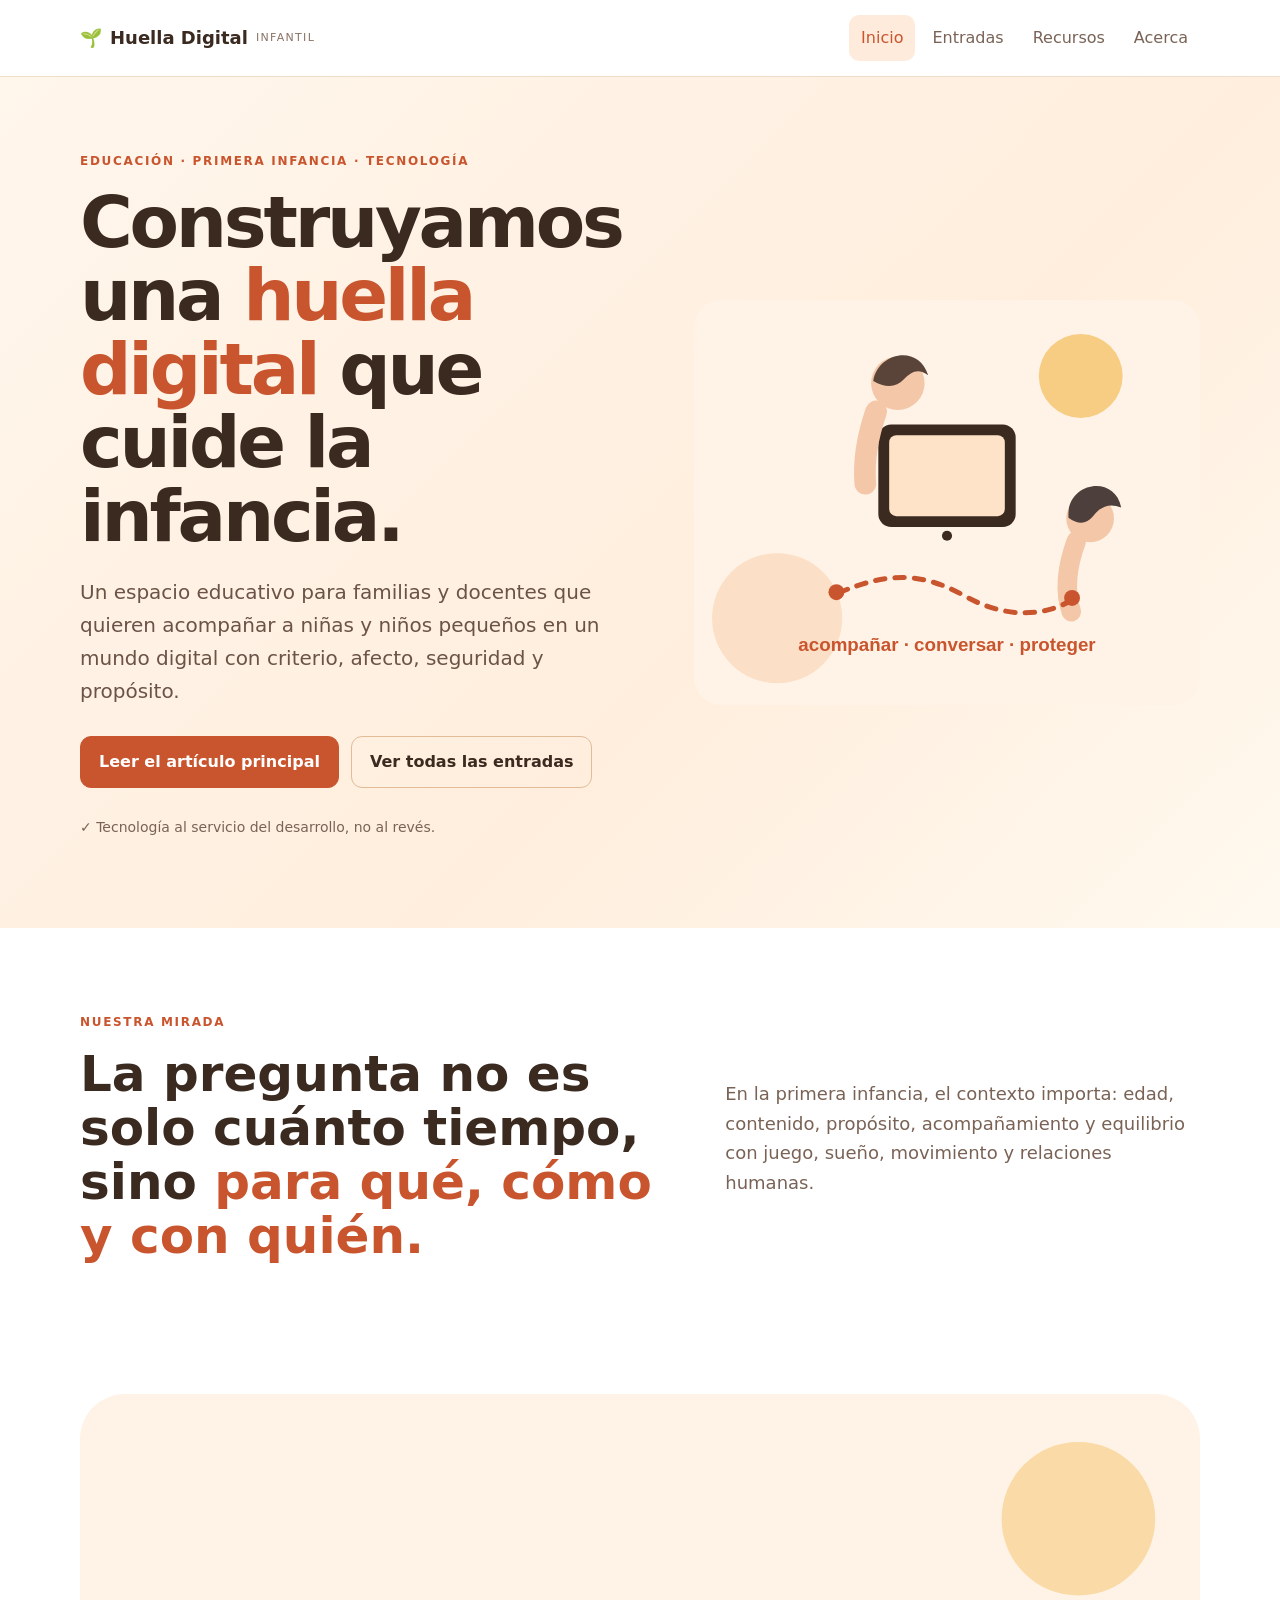
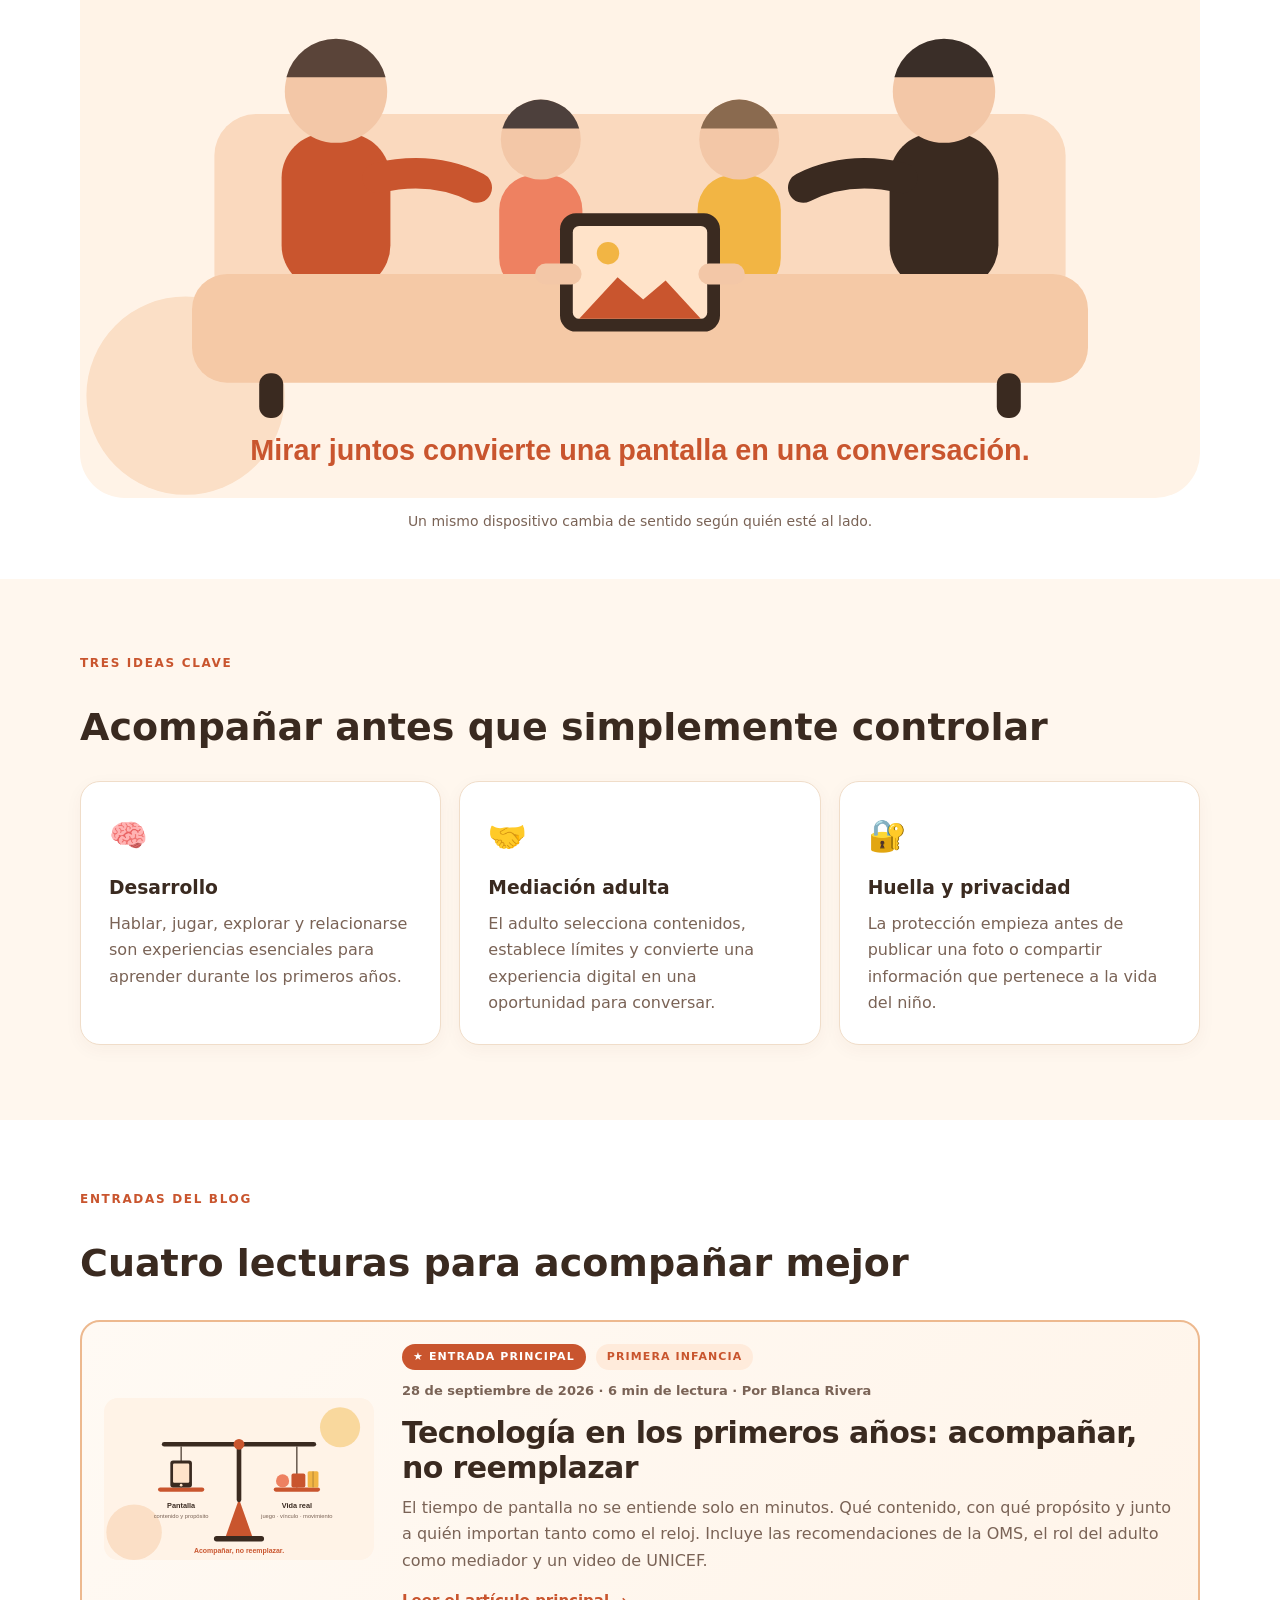
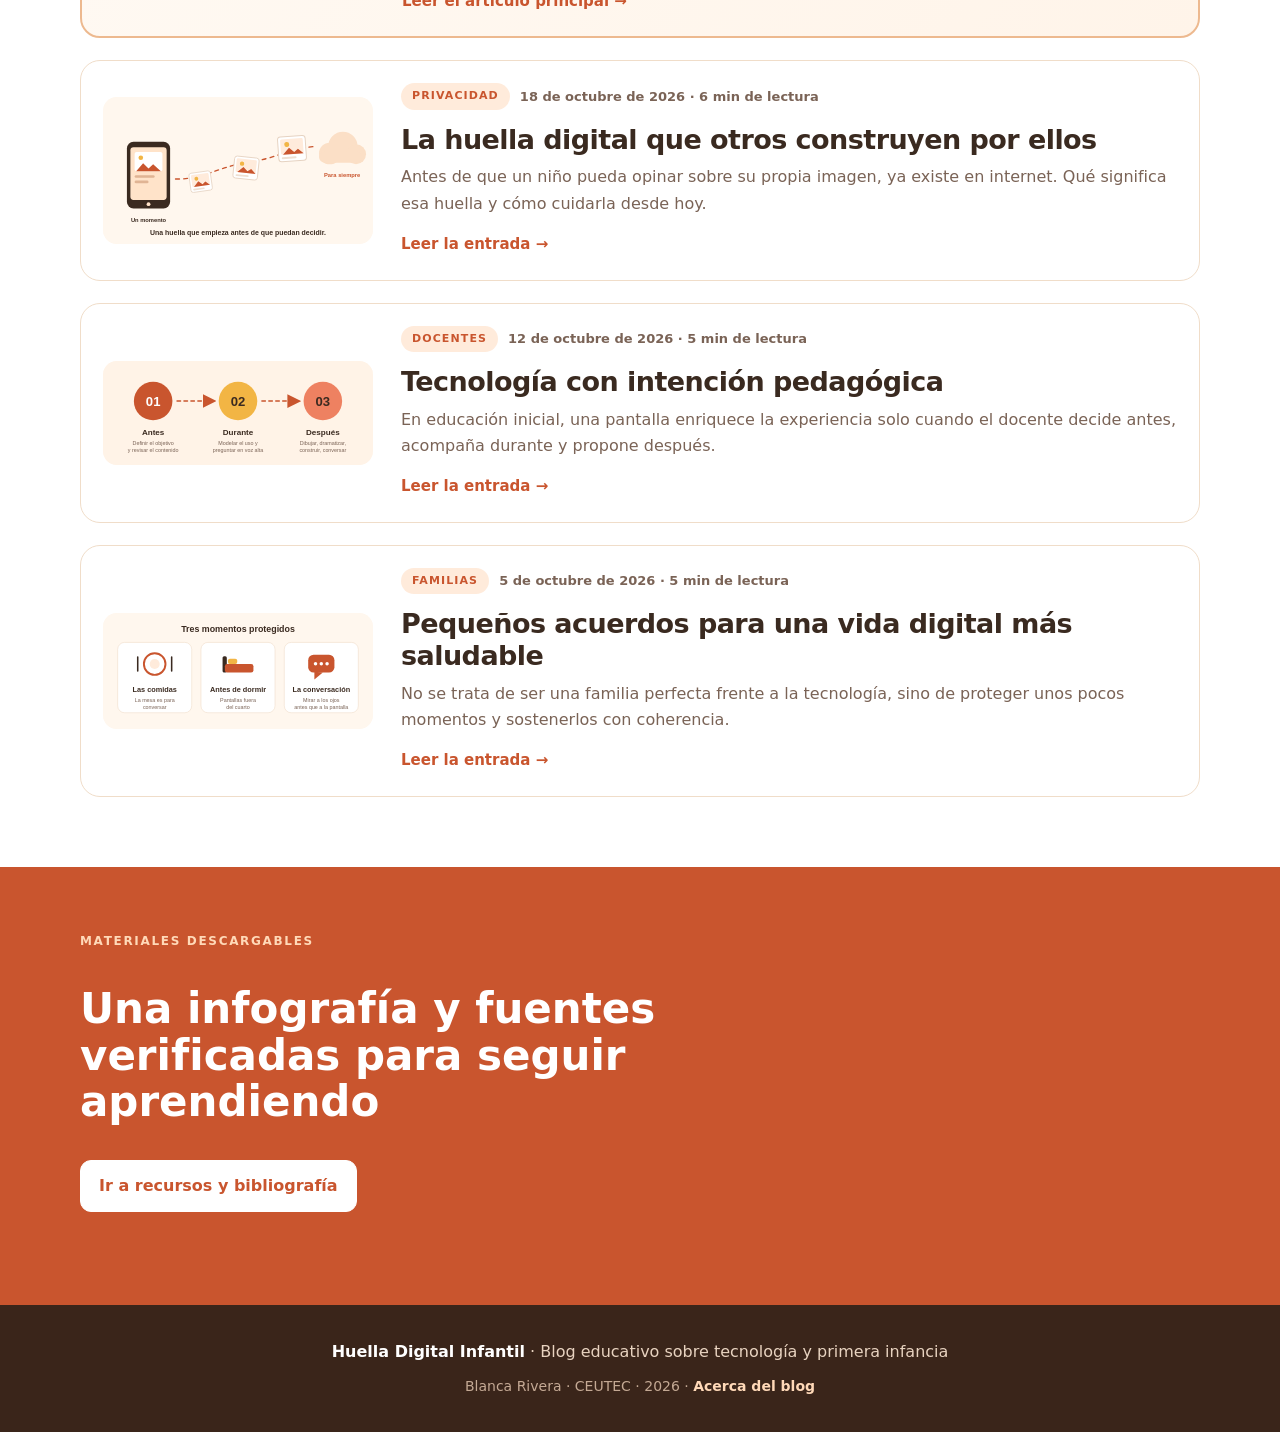
<file: index.html>
<!doctype html>
<html lang="es">
<head>
<meta charset="utf-8">
<meta name="viewport" content="width=device-width,initial-scale=1">
<title>Huella Digital Infantil | Blog educativo sobre tecnología y primera infancia</title>
<meta name="description" content="Blog educativo sobre tecnología y primera infancia: acompañamiento, mediación adulta y privacidad en los primeros años.">
<link rel="stylesheet" href="style.css">
</head>
<body>

<header>
  <div class="navwrap">
    <a class="brand" href="index.html">🌱 <b>Huella Digital</b><small>Infantil</small></a>
    <button class="menu" aria-label="Abrir menú">☰</button>
    <nav>
      <a class="active" href="index.html">Inicio</a>
      <a href="index.html#entradas">Entradas</a>
      <a href="recursos.html">Recursos</a>
      <a href="acerca.html">Acerca</a>
    </nav>
  </div>
</header>

<main>

<section class="hero">
  <div class="wrap hero-grid">
    <div>
      <p class="eyebrow">EDUCACIÓN · PRIMERA INFANCIA · TECNOLOGÍA</p>
      <h1>Construyamos una <em>huella digital</em> que cuide la infancia.</h1>
      <p class="lead">Un espacio educativo para familias y docentes que quieren acompañar a niñas y niños pequeños en un mundo digital con criterio, afecto, seguridad y propósito.</p>
      <div class="actions">
        <a class="btn primary" href="articulo.html">Leer el artículo principal</a>
        <a class="btn" href="index.html#entradas">Ver todas las entradas</a>
      </div>
      <p class="note">✓ Tecnología al servicio del desarrollo, no al revés.</p>
    </div>
    <img class="heroimg" src="huella-hero.svg" alt="Adulto acompañando a un niño frente a una pantalla">
  </div>
</section>

<section class="wrap statement">
  <div>
    <p class="eyebrow">NUESTRA MIRADA</p>
    <h2>La pregunta no es solo cuánto tiempo, sino <em>para qué, cómo y con quién.</em></h2>
  </div>
  <p>En la primera infancia, el contexto importa: edad, contenido, propósito, acompañamiento y equilibrio con juego, sueño, movimiento y relaciones humanas.</p>
</section>

<section class="wrap">
  <figure class="illus">
    <img src="familias-tablet.svg" alt="Dos adultos y dos niños sentados juntos en un sofá mirando una tablet">
    <figcaption>Un mismo dispositivo cambia de sentido según quién esté al lado.</figcaption>
  </figure>
</section>

<section class="soft">
  <div class="wrap">
    <p class="eyebrow">TRES IDEAS CLAVE</p>
    <h2>Acompañar antes que simplemente controlar</h2>
    <div class="cards three">
      <article>
        <span>🧠</span>
        <h3>Desarrollo</h3>
        <p>Hablar, jugar, explorar y relacionarse son experiencias esenciales para aprender durante los primeros años.</p>
      </article>
      <article>
        <span>🤝</span>
        <h3>Mediación adulta</h3>
        <p>El adulto selecciona contenidos, establece límites y convierte una experiencia digital en una oportunidad para conversar.</p>
      </article>
      <article>
        <span>🔐</span>
        <h3>Huella y privacidad</h3>
        <p>La protección empieza antes de publicar una foto o compartir información que pertenece a la vida del niño.</p>
      </article>
    </div>
  </div>
</section>

<section class="wrap content" id="entradas">
  <p class="eyebrow">ENTRADAS DEL BLOG</p>
  <h2>Cuatro lecturas para acompañar mejor</h2>

  <div class="postlist">

    <a class="post featured" href="articulo.html">
      <div class="thumb"><img src="articulo-equilibrio.svg" alt="Balanza entre el tiempo de pantalla y el juego, el vínculo y el movimiento"></div>
      <div>
        <p class="meta"><span class="tag main">★ ENTRADA PRINCIPAL</span> <span class="tag">PRIMERA INFANCIA</span> 28 de septiembre de 2026 · 6 min de lectura · Por Blanca Rivera</p>
        <h3>Tecnología en los primeros años: acompañar, no reemplazar</h3>
        <p>El tiempo de pantalla no se entiende solo en minutos. Qué contenido, con qué propósito y junto a quién importan tanto como el reloj. Incluye las recomendaciones de la OMS, el rol del adulto como mediador y un video de UNICEF.</p>
        <span class="more">Leer el artículo principal →</span>
      </div>
    </a>

    <a class="post" href="privacidad.html">
      <div class="thumb"><img src="privacidad-huella.svg" alt="Fotografías compartidas que se alejan de un teléfono y quedan guardadas en internet"></div>
      <div>
        <p class="meta"><span class="tag">PRIVACIDAD</span> 18 de octubre de 2026 · 6 min de lectura</p>
        <h3>La huella digital que otros construyen por ellos</h3>
        <p>Antes de que un niño pueda opinar sobre su propia imagen, ya existe en internet. Qué significa esa huella y cómo cuidarla desde hoy.</p>
        <span class="more">Leer la entrada →</span>
      </div>
    </a>

    <a class="post" href="docentes.html">
      <div class="thumb"><img src="docentes-ciclo.svg" alt="Ciclo de mediación docente en tres pasos: antes, durante y después"></div>
      <div>
        <p class="meta"><span class="tag">DOCENTES</span> 12 de octubre de 2026 · 5 min de lectura</p>
        <h3>Tecnología con intención pedagógica</h3>
        <p>En educación inicial, una pantalla enriquece la experiencia solo cuando el docente decide antes, acompaña durante y propone después.</p>
        <span class="more">Leer la entrada →</span>
      </div>
    </a>

    <a class="post" href="familias.html">
      <div class="thumb"><img src="familias-rutinas.svg" alt="Tres momentos del día protegidos de las pantallas"></div>
      <div>
        <p class="meta"><span class="tag">FAMILIAS</span> 5 de octubre de 2026 · 5 min de lectura</p>
        <h3>Pequeños acuerdos para una vida digital más saludable</h3>
        <p>No se trata de ser una familia perfecta frente a la tecnología, sino de proteger unos pocos momentos y sostenerlos con coherencia.</p>
        <span class="more">Leer la entrada →</span>
      </div>
    </a>

  </div>
</section>

<section class="band">
  <div class="wrap">
    <p class="eyebrow">MATERIALES DESCARGABLES</p>
    <h2>Una infografía y fuentes verificadas para seguir aprendiendo</h2>
    <p class="actions"><a class="btn primary" href="recursos.html">Ir a recursos y bibliografía</a></p>
  </div>
</section>

</main>

<footer>
  <p><b>Huella Digital Infantil</b> · Blog educativo sobre tecnología y primera infancia</p>
  <p class="foot-meta">Blanca Rivera · CEUTEC · 2026 · <a href="acerca.html">Acerca del blog</a></p>
</footer>

<script src="script.js"></script>
</body>
</html>
</file>
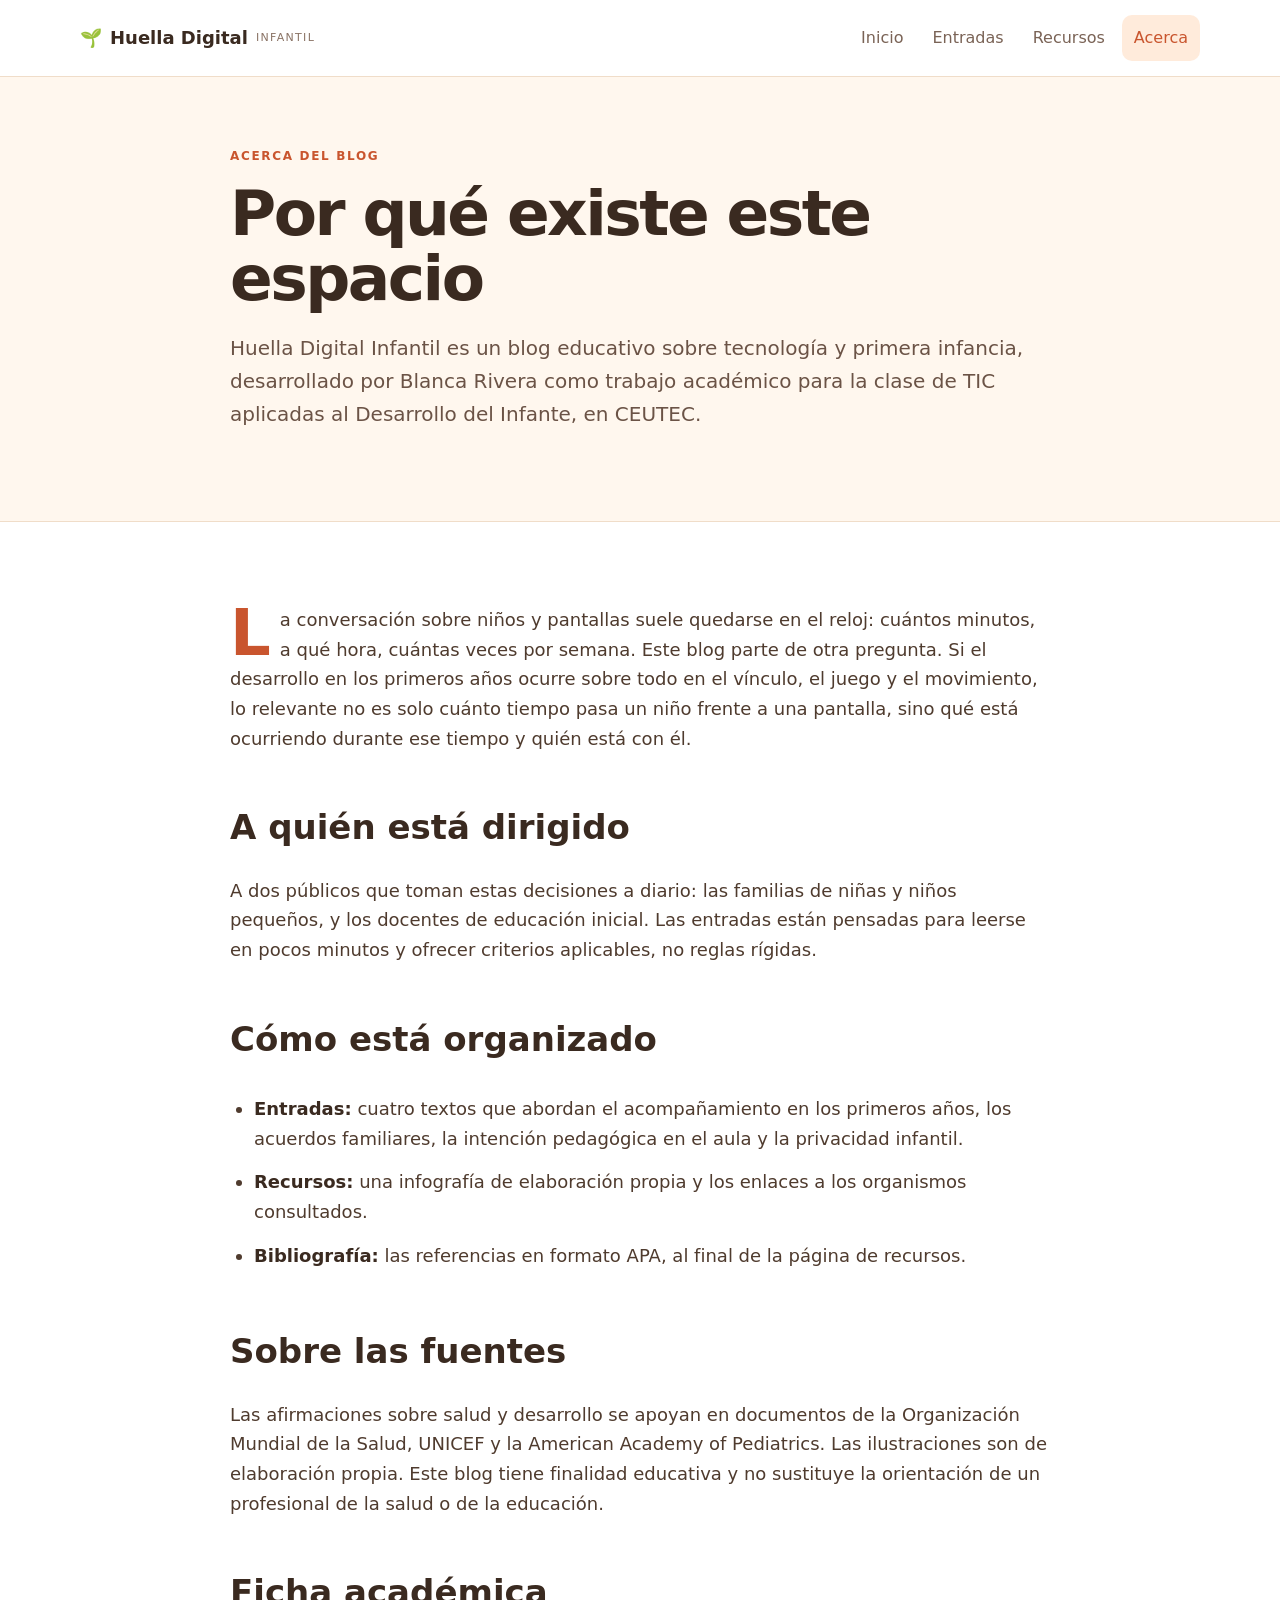
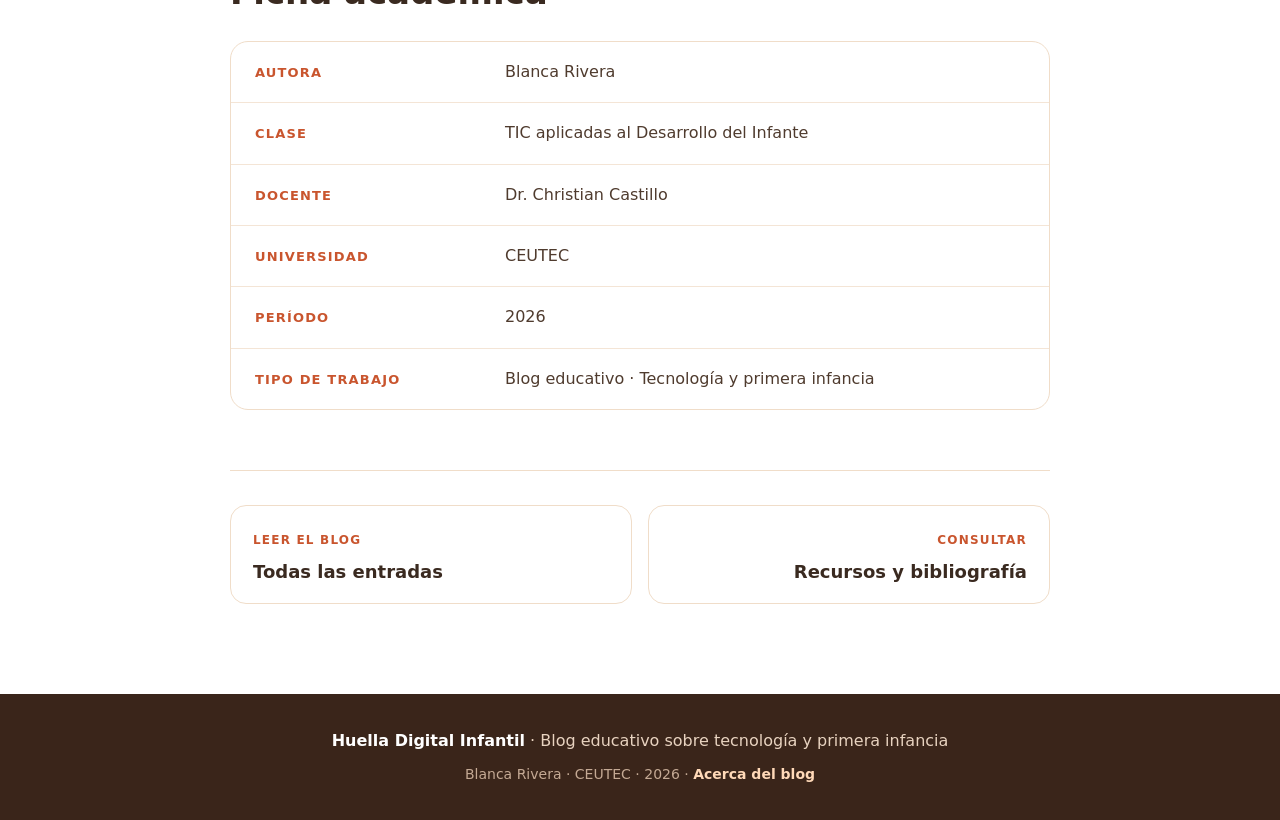
<file: acerca.html>
<!doctype html>
<html lang="es">
<head>
<meta charset="utf-8">
<meta name="viewport" content="width=device-width,initial-scale=1">
<title>Acerca del blog | Huella Digital Infantil</title>
<meta name="description" content="Propósito, autoría y datos académicos del blog Huella Digital Infantil.">
<link rel="stylesheet" href="style.css">
</head>
<body>

<header>
  <div class="navwrap">
    <a class="brand" href="index.html">🌱 <b>Huella Digital</b><small>Infantil</small></a>
    <button class="menu" aria-label="Abrir menú">☰</button>
    <nav>
      <a href="index.html">Inicio</a>
      <a href="index.html#entradas">Entradas</a>
      <a href="recursos.html">Recursos</a>
      <a class="active" href="acerca.html">Acerca</a>
    </nav>
  </div>
</header>

<section class="pagehead">
  <div class="narrow">
    <p class="eyebrow">ACERCA DEL BLOG</p>
    <h1>Por qué existe este espacio</h1>
    <p class="lead">Huella Digital Infantil es un blog educativo sobre tecnología y primera infancia, desarrollado por Blanca Rivera como trabajo académico para la clase de TIC aplicadas al Desarrollo del Infante, en CEUTEC.</p>
  </div>
</section>

<article class="article narrow">

<p class="drop">La conversación sobre niños y pantallas suele quedarse en el reloj: cuántos minutos, a qué hora, cuántas veces por semana. Este blog parte de otra pregunta. Si el desarrollo en los primeros años ocurre sobre todo en el vínculo, el juego y el movimiento, lo relevante no es solo cuánto tiempo pasa un niño frente a una pantalla, sino qué está ocurriendo durante ese tiempo y quién está con él.</p>

<h2>A quién está dirigido</h2>
<p>A dos públicos que toman estas decisiones a diario: las familias de niñas y niños pequeños, y los docentes de educación inicial. Las entradas están pensadas para leerse en pocos minutos y ofrecer criterios aplicables, no reglas rígidas.</p>

<h2>Cómo está organizado</h2>
<ul>
  <li><b>Entradas:</b> cuatro textos que abordan el acompañamiento en los primeros años, los acuerdos familiares, la intención pedagógica en el aula y la privacidad infantil.</li>
  <li><b>Recursos:</b> una infografía de elaboración propia y los enlaces a los organismos consultados.</li>
  <li><b>Bibliografía:</b> las referencias en formato APA, al final de la página de recursos.</li>
</ul>

<h2>Sobre las fuentes</h2>
<p>Las afirmaciones sobre salud y desarrollo se apoyan en documentos de la Organización Mundial de la Salud, UNICEF y la American Academy of Pediatrics. Las ilustraciones son de elaboración propia. Este blog tiene finalidad educativa y no sustituye la orientación de un profesional de la salud o de la educación.</p>


<h2>Ficha académica</h2>
<div class="ficha">
  <div><b>Autora</b><span>Blanca Rivera</span></div>
  <div><b>Clase</b><span>TIC aplicadas al Desarrollo del Infante</span></div>
  <div><b>Docente</b><span>Dr. Christian Castillo</span></div>
  <div><b>Universidad</b><span>CEUTEC</span></div>
  <div><b>Período</b><span>2026</span></div>
  <div><b>Tipo de trabajo</b><span>Blog educativo · Tecnología y primera infancia</span></div>
</div>

<nav class="nextprev">
  <a href="index.html#entradas"><small>LEER EL BLOG</small><b>Todas las entradas</b></a>
  <a class="to-right" href="recursos.html"><small>CONSULTAR</small><b>Recursos y bibliografía</b></a>
</nav>

</article>

<footer>
  <p><b>Huella Digital Infantil</b> · Blog educativo sobre tecnología y primera infancia</p>
  <p class="foot-meta">Blanca Rivera · CEUTEC · 2026 · <a href="acerca.html">Acerca del blog</a></p>
</footer>

<script src="script.js"></script>
</body>
</html>
</file>
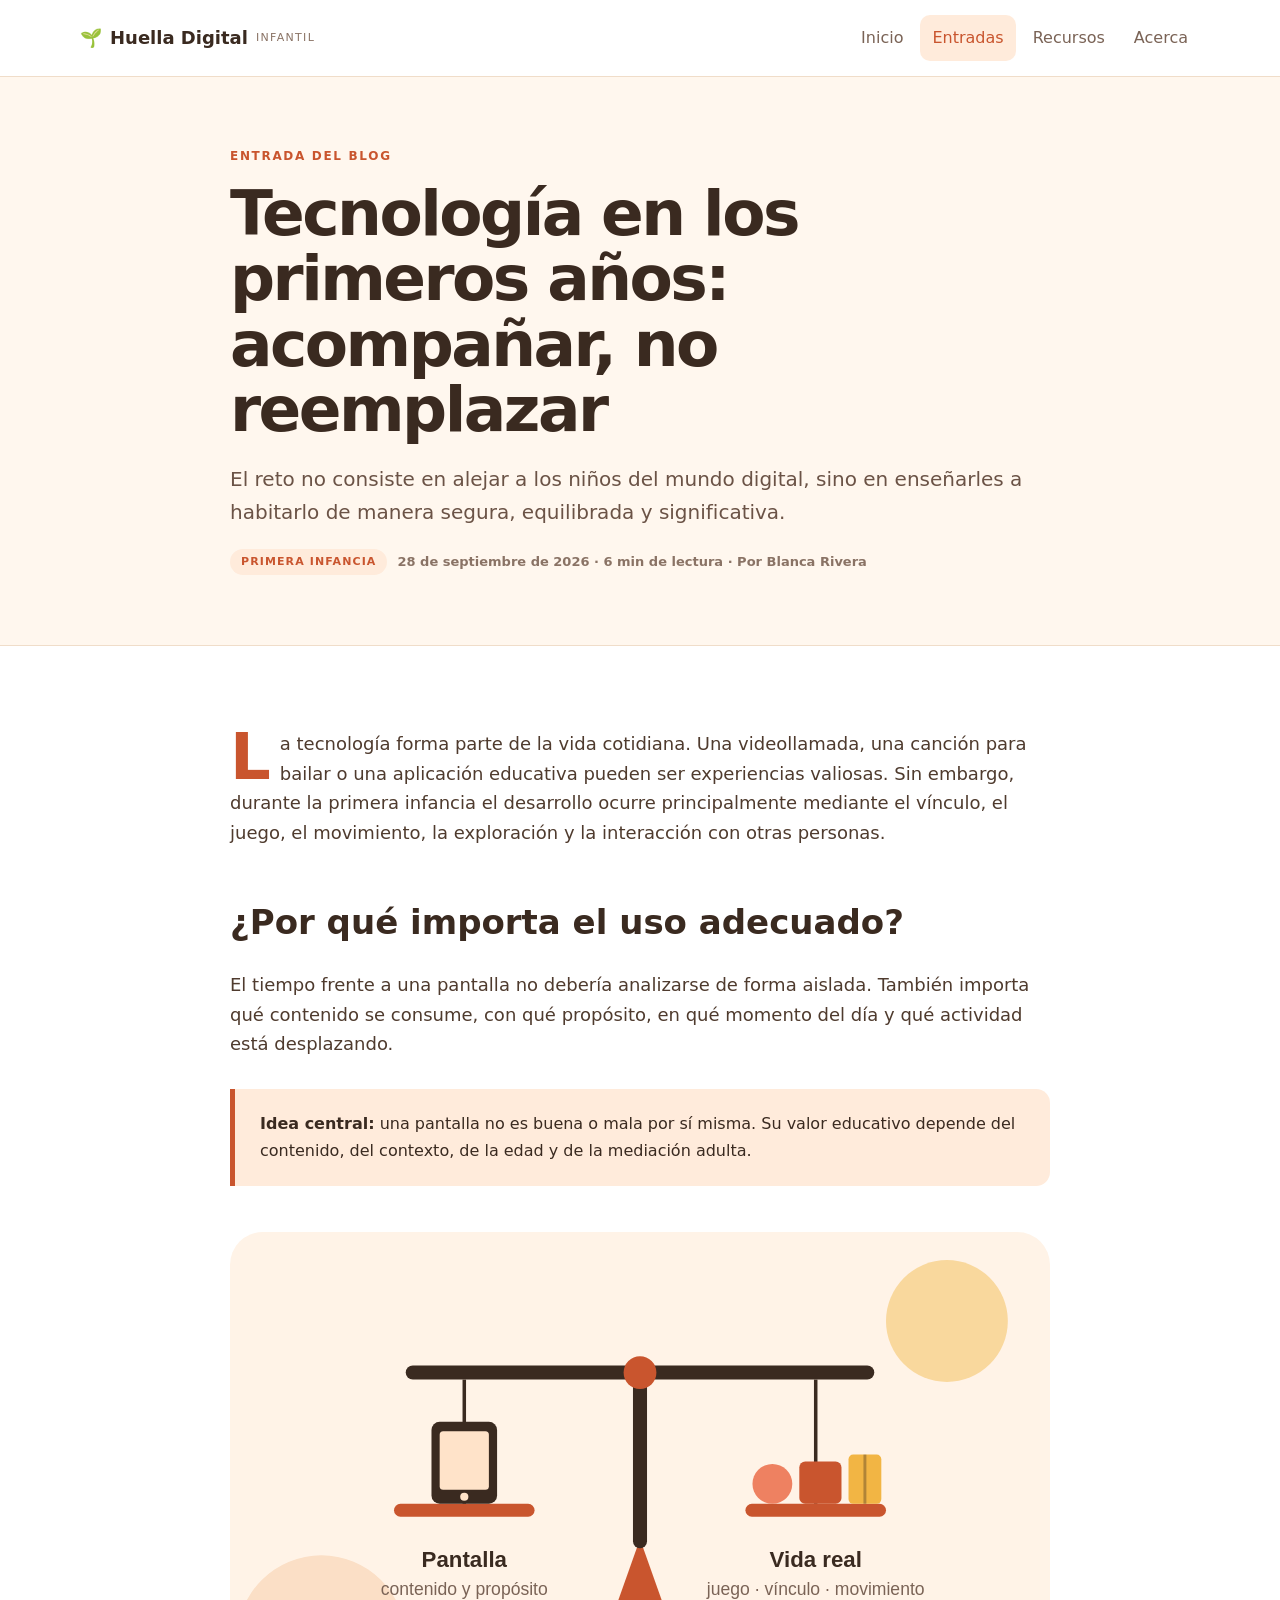
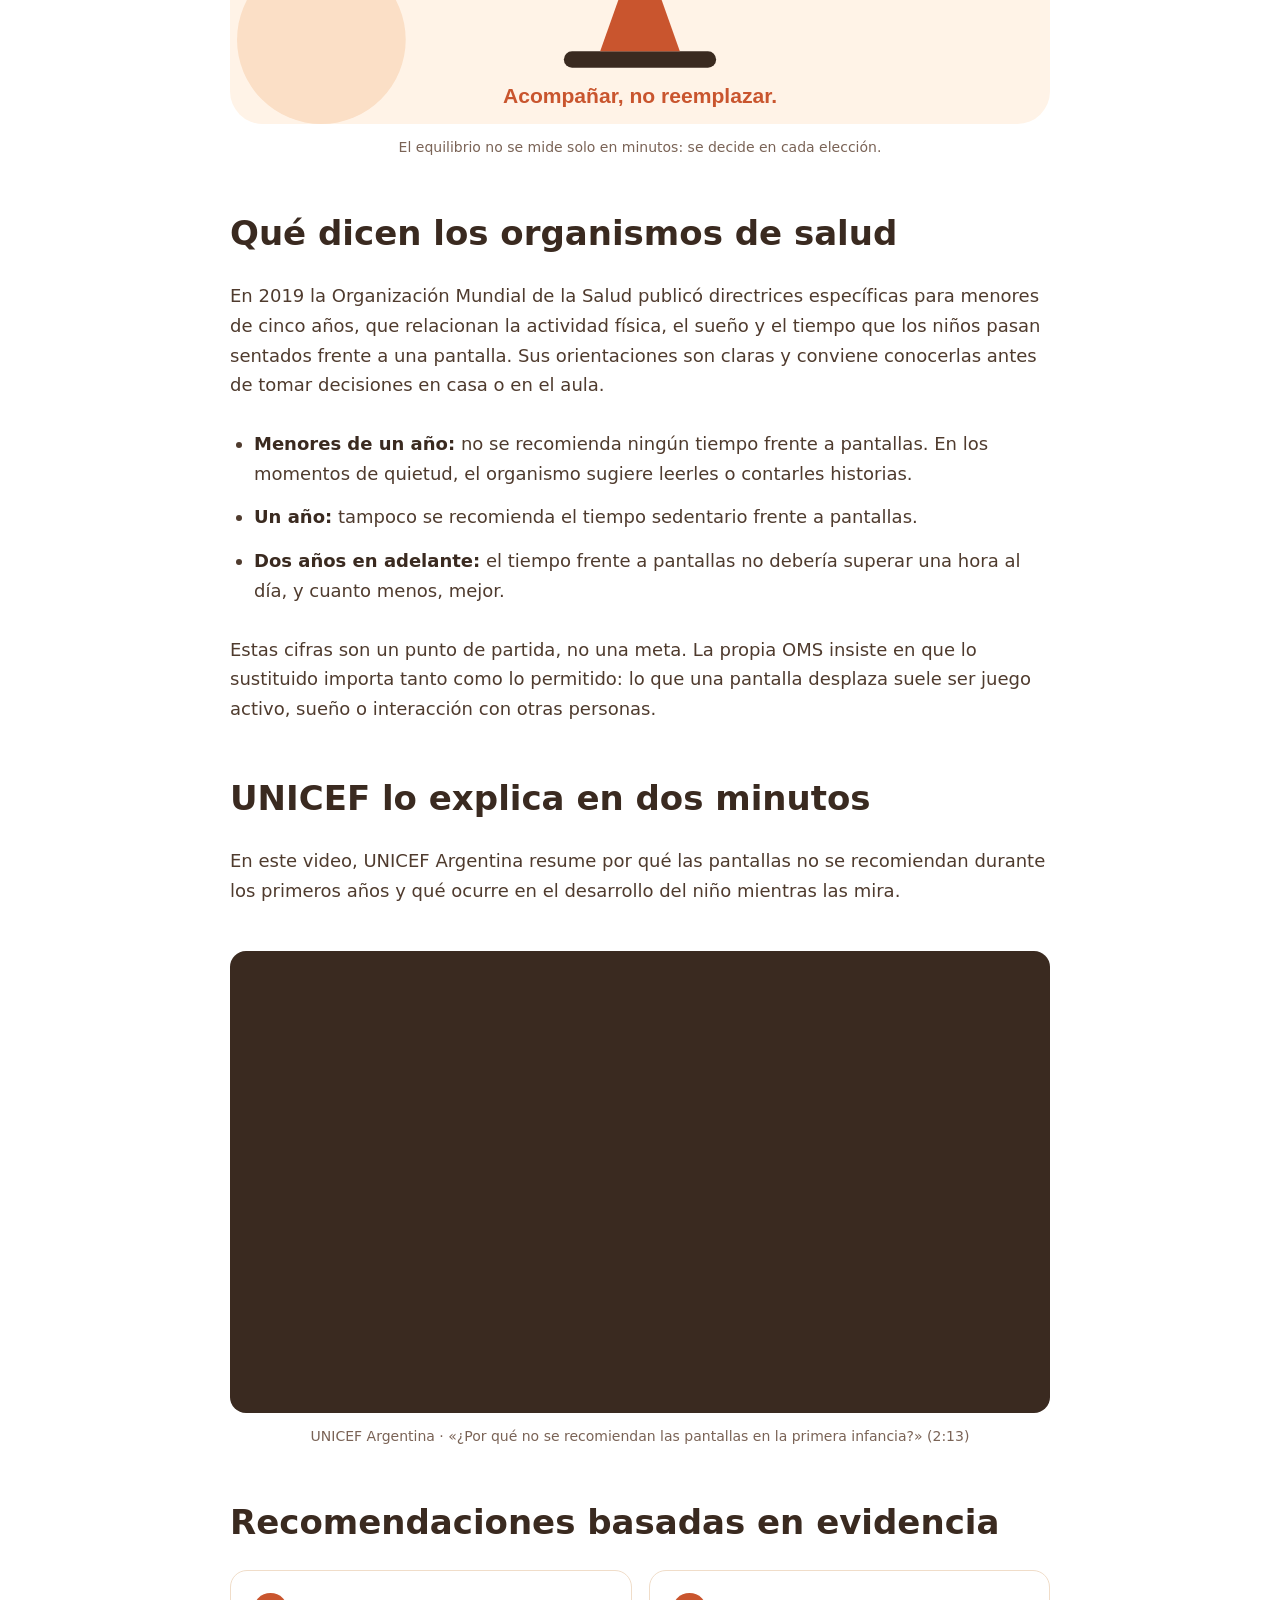
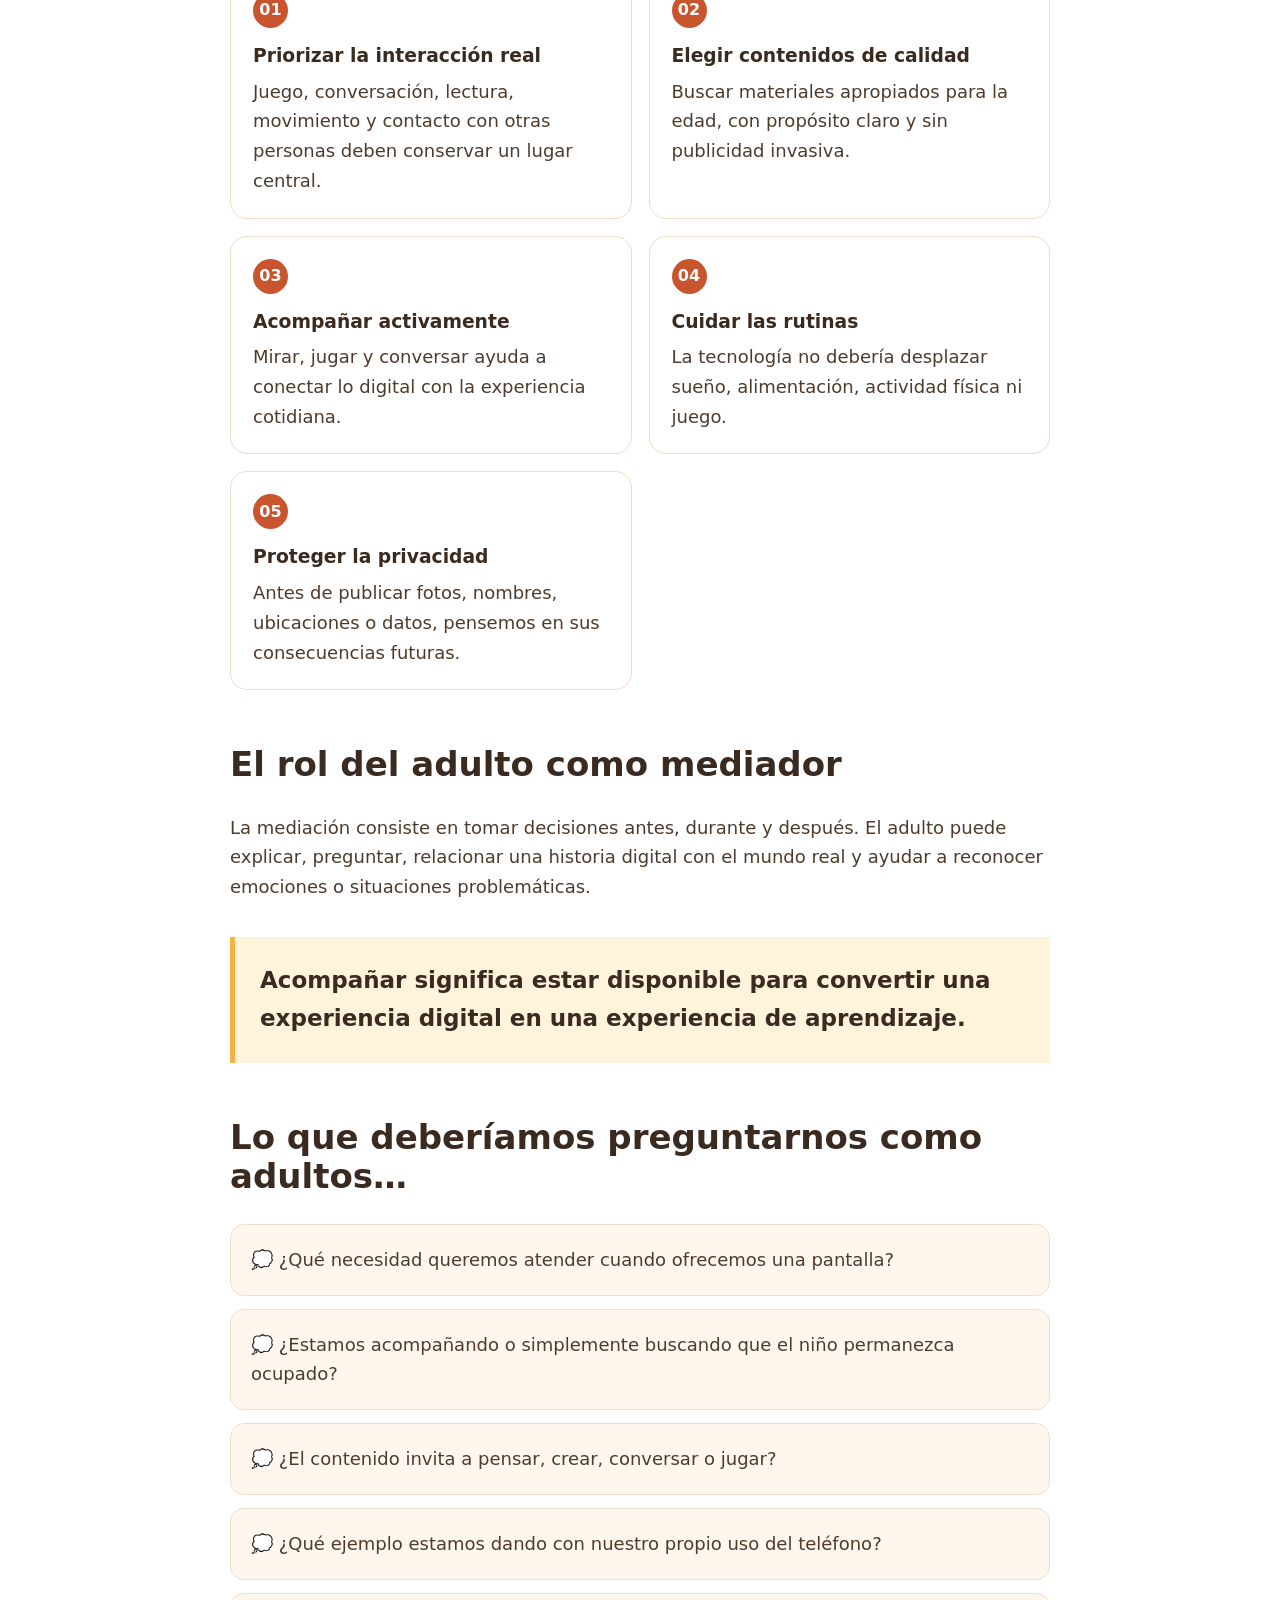
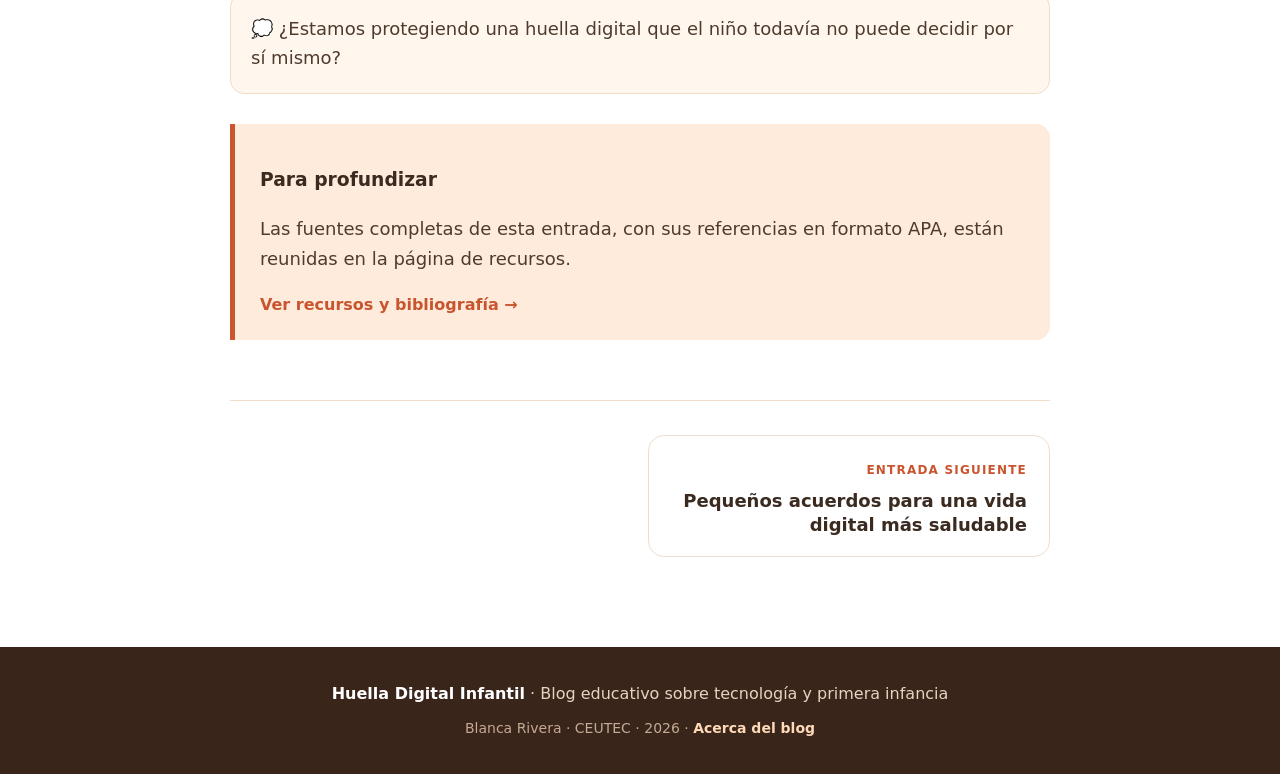
<file: articulo.html>
<!doctype html>
<html lang="es">
<head>
<meta charset="utf-8">
<meta name="viewport" content="width=device-width,initial-scale=1">
<title>Tecnología en los primeros años: acompañar, no reemplazar | Huella Digital Infantil</title>
<meta name="description" content="El tiempo de pantalla en la primera infancia no se entiende solo en minutos: importan el contenido, el propósito y la mediación adulta.">
<link rel="stylesheet" href="style.css">
</head>
<body>

<header>
  <div class="navwrap">
    <a class="brand" href="index.html">🌱 <b>Huella Digital</b><small>Infantil</small></a>
    <button class="menu" aria-label="Abrir menú">☰</button>
    <nav>
      <a href="index.html">Inicio</a>
      <a class="active" href="index.html#entradas">Entradas</a>
      <a href="recursos.html">Recursos</a>
      <a href="acerca.html">Acerca</a>
    </nav>
  </div>
</header>

<section class="pagehead">
  <div class="narrow">
    <p class="eyebrow">ENTRADA DEL BLOG</p>
    <h1>Tecnología en los primeros años: acompañar, no reemplazar</h1>
    <p class="lead">El reto no consiste en alejar a los niños del mundo digital, sino en enseñarles a habitarlo de manera segura, equilibrada y significativa.</p>
    <p class="meta"><span class="tag">PRIMERA INFANCIA</span> 28 de septiembre de 2026 · 6 min de lectura · Por Blanca Rivera</p>
  </div>
</section>

<article class="article narrow">

<p class="drop">La tecnología forma parte de la vida cotidiana. Una videollamada, una canción para bailar o una aplicación educativa pueden ser experiencias valiosas. Sin embargo, durante la primera infancia el desarrollo ocurre principalmente mediante el vínculo, el juego, el movimiento, la exploración y la interacción con otras personas.</p>

<h2>¿Por qué importa el uso adecuado?</h2>
<p>El tiempo frente a una pantalla no debería analizarse de forma aislada. También importa qué contenido se consume, con qué propósito, en qué momento del día y qué actividad está desplazando.</p>

<div class="callout"><b>Idea central:</b> una pantalla no es buena o mala por sí misma. Su valor educativo depende del contenido, del contexto, de la edad y de la mediación adulta.</div>

<figure class="illus">
  <img src="articulo-equilibrio.svg" alt="Balanza en equilibrio: de un lado la pantalla, del otro el juego, el vínculo y el movimiento">
  <figcaption>El equilibrio no se mide solo en minutos: se decide en cada elección.</figcaption>
</figure>

<h2>Qué dicen los organismos de salud</h2>
<p>En 2019 la Organización Mundial de la Salud publicó directrices específicas para menores de cinco años, que relacionan la actividad física, el sueño y el tiempo que los niños pasan sentados frente a una pantalla. Sus orientaciones son claras y conviene conocerlas antes de tomar decisiones en casa o en el aula.</p>
<ul>
  <li><b>Menores de un año:</b> no se recomienda ningún tiempo frente a pantallas. En los momentos de quietud, el organismo sugiere leerles o contarles historias.</li>
  <li><b>Un año:</b> tampoco se recomienda el tiempo sedentario frente a pantallas.</li>
  <li><b>Dos años en adelante:</b> el tiempo frente a pantallas no debería superar una hora al día, y cuanto menos, mejor.</li>
</ul>
<p>Estas cifras son un punto de partida, no una meta. La propia OMS insiste en que lo sustituido importa tanto como lo permitido: lo que una pantalla desplaza suele ser juego activo, sueño o interacción con otras personas.</p>

<h2>UNICEF lo explica en dos minutos</h2>
<p>En este video, UNICEF Argentina resume por qué las pantallas no se recomiendan durante los primeros años y qué ocurre en el desarrollo del niño mientras las mira.</p>
<figure class="illus">
  <div class="video">
    <iframe src="https://www.youtube-nocookie.com/embed/qqN13NUCw3E?rel=0" title="¿Por qué no se recomiendan las pantallas en la primera infancia? — UNICEF Argentina" frameborder="0" allow="accelerometer; clipboard-write; encrypted-media; gyroscope; picture-in-picture" allowfullscreen></iframe>
  </div>
  <figcaption>UNICEF Argentina · «¿Por qué no se recomiendan las pantallas en la primera infancia?» (2:13)</figcaption>
</figure>

<h2>Recomendaciones basadas en evidencia</h2>
<div class="recommend">
  <div><b>01</b><h3>Priorizar la interacción real</h3><p>Juego, conversación, lectura, movimiento y contacto con otras personas deben conservar un lugar central.</p></div>
  <div><b>02</b><h3>Elegir contenidos de calidad</h3><p>Buscar materiales apropiados para la edad, con propósito claro y sin publicidad invasiva.</p></div>
  <div><b>03</b><h3>Acompañar activamente</h3><p>Mirar, jugar y conversar ayuda a conectar lo digital con la experiencia cotidiana.</p></div>
  <div><b>04</b><h3>Cuidar las rutinas</h3><p>La tecnología no debería desplazar sueño, alimentación, actividad física ni juego.</p></div>
  <div><b>05</b><h3>Proteger la privacidad</h3><p>Antes de publicar fotos, nombres, ubicaciones o datos, pensemos en sus consecuencias futuras.</p></div>
</div>

<h2>El rol del adulto como mediador</h2>
<p>La mediación consiste en tomar decisiones antes, durante y después. El adulto puede explicar, preguntar, relacionar una historia digital con el mundo real y ayudar a reconocer emociones o situaciones problemáticas.</p>
<blockquote>Acompañar significa estar disponible para convertir una experiencia digital en una experiencia de aprendizaje.</blockquote>

<h2>Lo que deberíamos preguntarnos como adultos…</h2>
<div class="questions dark">
  <p>💭 ¿Qué necesidad queremos atender cuando ofrecemos una pantalla?</p>
  <p>💭 ¿Estamos acompañando o simplemente buscando que el niño permanezca ocupado?</p>
  <p>💭 ¿El contenido invita a pensar, crear, conversar o jugar?</p>
  <p>💭 ¿Qué ejemplo estamos dando con nuestro propio uso del teléfono?</p>
  <p>💭 ¿Estamos protegiendo una huella digital que el niño todavía no puede decidir por sí mismo?</p>
</div>

<div class="source">
  <h3>Para profundizar</h3>
  <p>Las fuentes completas de esta entrada, con sus referencias en formato APA, están reunidas en la página de recursos.</p>
  <a href="recursos.html">Ver recursos y bibliografía →</a>
</div>

<nav class="nextprev">
  <span></span>
  <a class="to-right" href="familias.html"><small>ENTRADA SIGUIENTE</small><b>Pequeños acuerdos para una vida digital más saludable</b></a>
</nav>

</article>

<footer>
  <p><b>Huella Digital Infantil</b> · Blog educativo sobre tecnología y primera infancia</p>
  <p class="foot-meta">Blanca Rivera · CEUTEC · 2026 · <a href="acerca.html">Acerca del blog</a></p>
</footer>

<script src="script.js"></script>
</body>
</html>
</file>
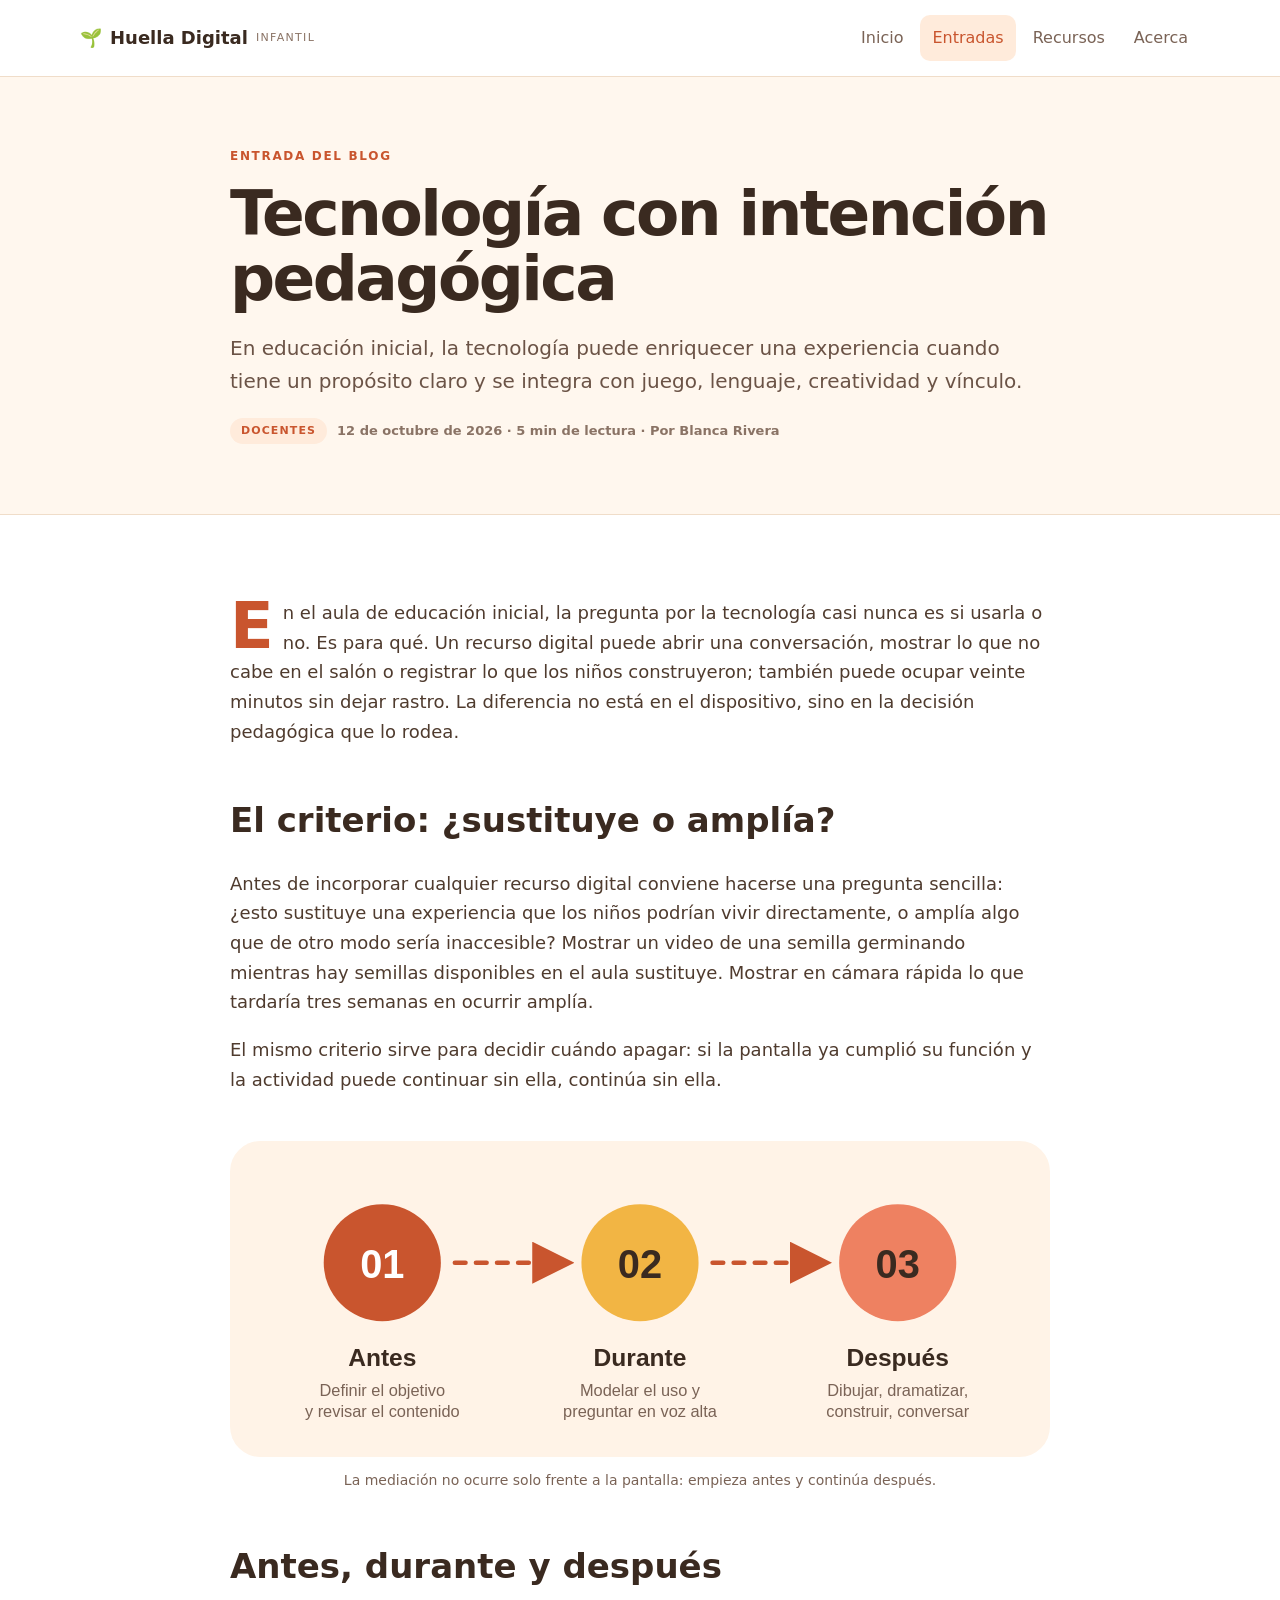
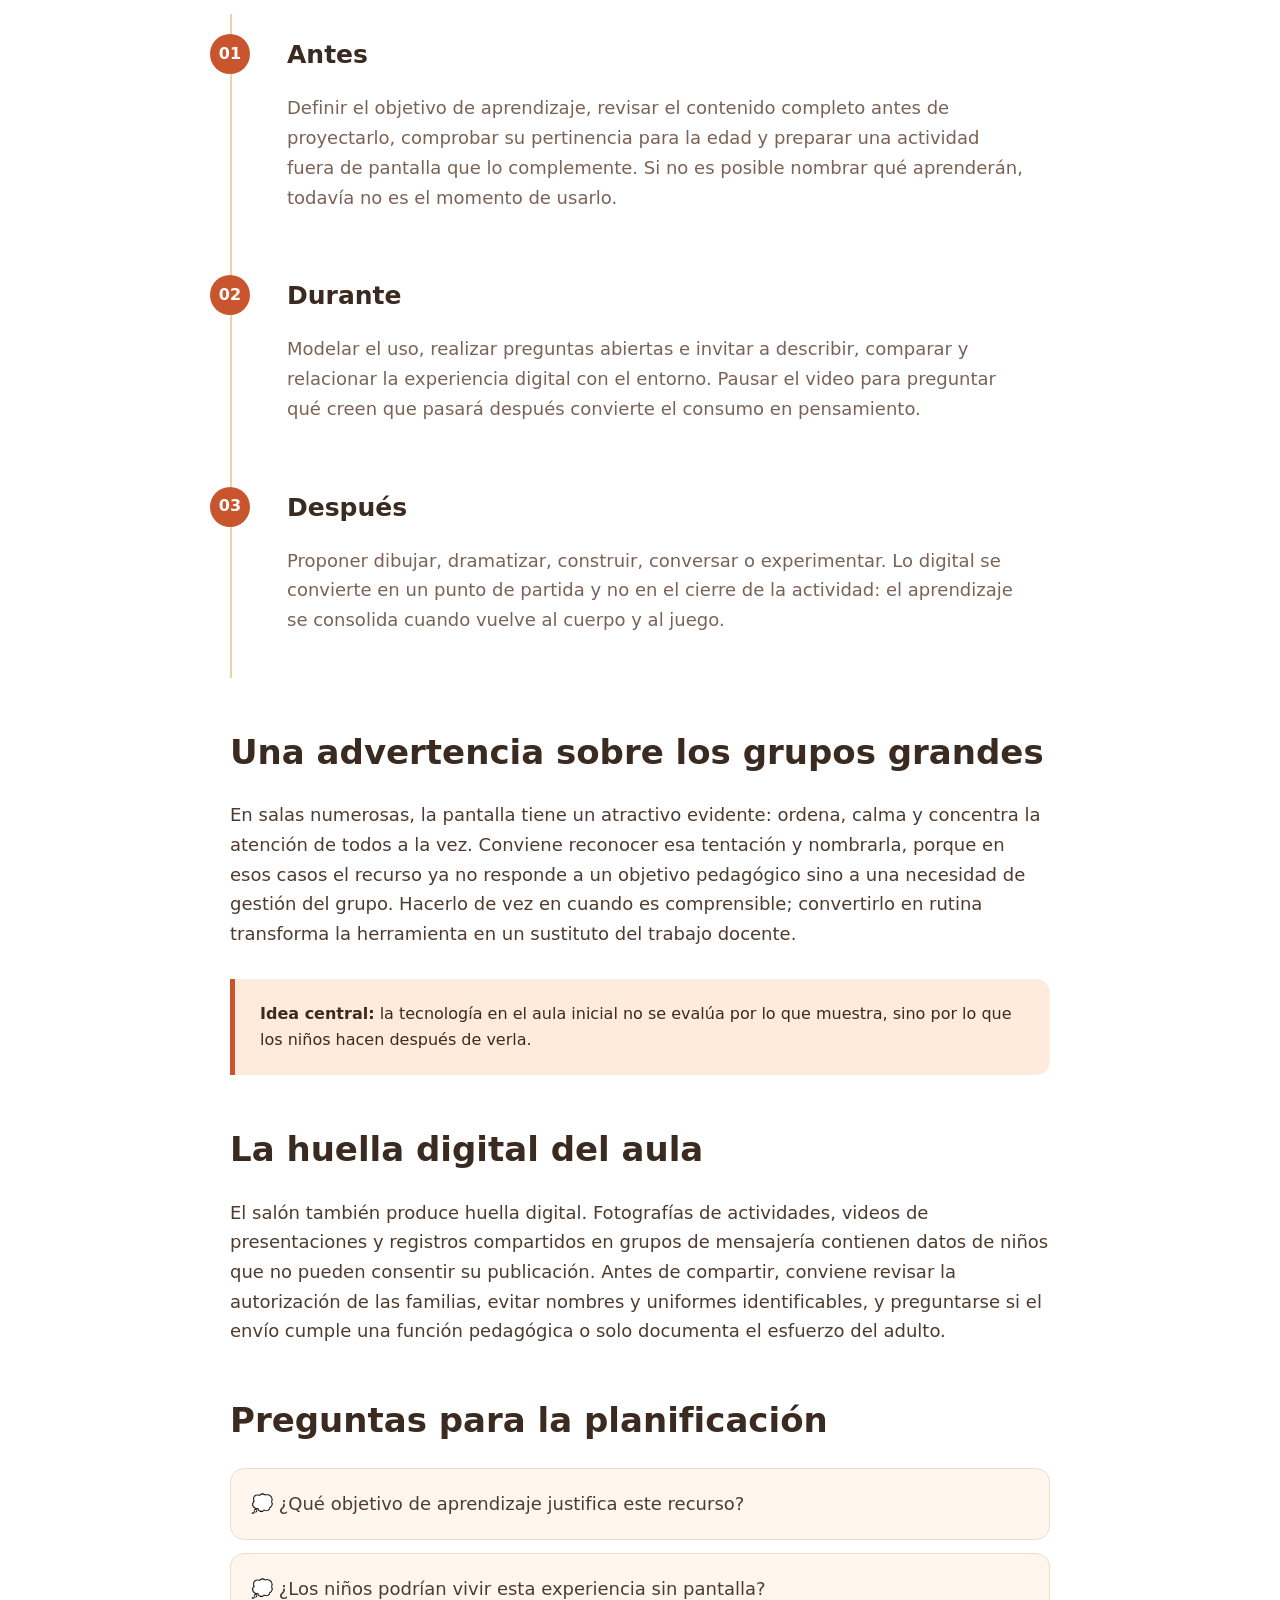
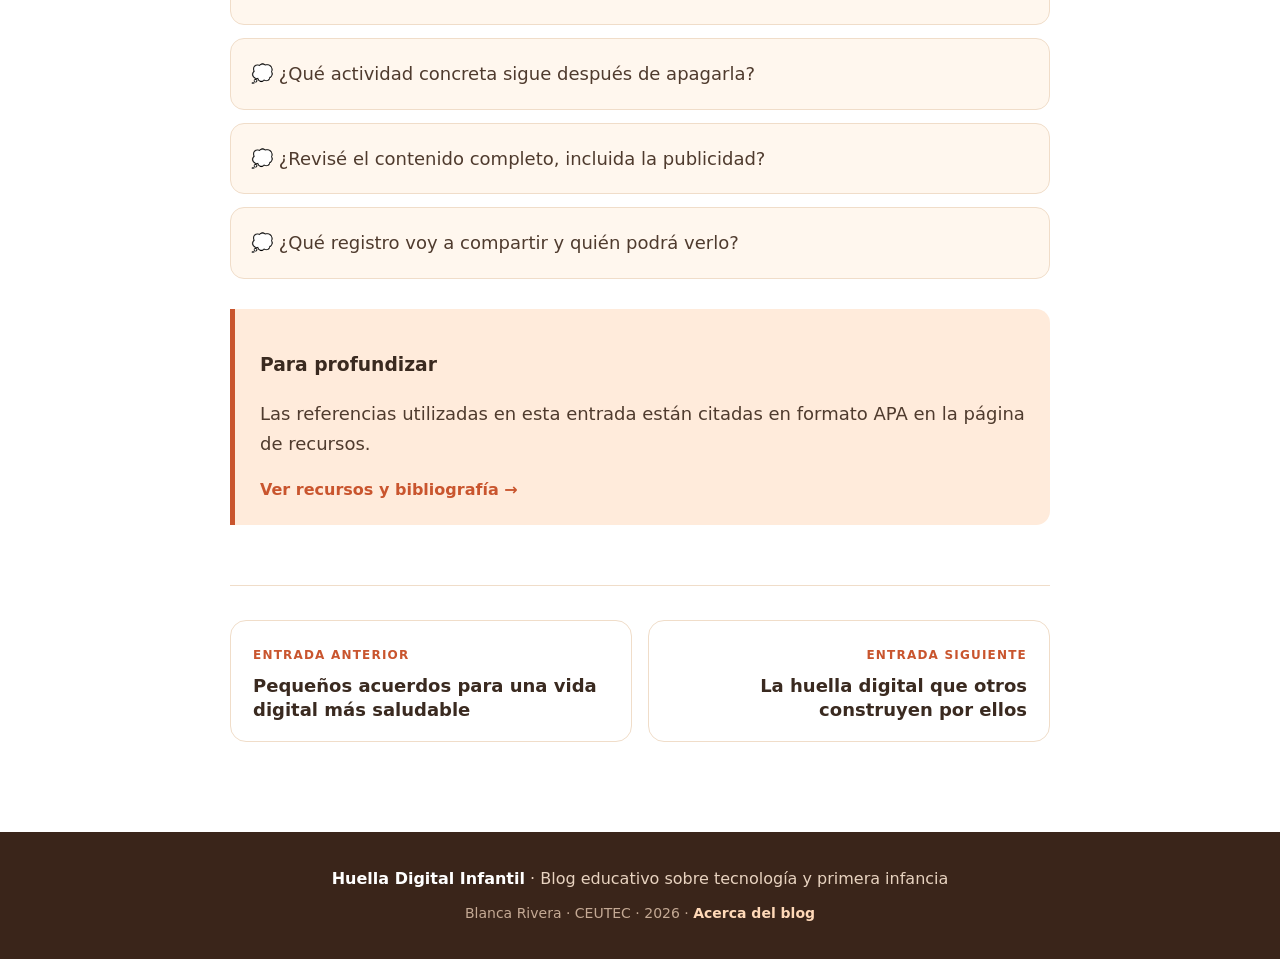
<file: docentes.html>
<!doctype html>
<html lang="es">
<head>
<meta charset="utf-8">
<meta name="viewport" content="width=device-width,initial-scale=1">
<title>Tecnología con intención pedagógica | Huella Digital Infantil</title>
<meta name="description" content="Cómo integrar la tecnología en educación inicial con propósito: decidir antes, acompañar durante y proponer después.">
<link rel="stylesheet" href="style.css">
</head>
<body>

<header>
  <div class="navwrap">
    <a class="brand" href="index.html">🌱 <b>Huella Digital</b><small>Infantil</small></a>
    <button class="menu" aria-label="Abrir menú">☰</button>
    <nav>
      <a href="index.html">Inicio</a>
      <a class="active" href="index.html#entradas">Entradas</a>
      <a href="recursos.html">Recursos</a>
      <a href="acerca.html">Acerca</a>
    </nav>
  </div>
</header>

<section class="pagehead">
  <div class="narrow">
    <p class="eyebrow">ENTRADA DEL BLOG</p>
    <h1>Tecnología con intención pedagógica</h1>
    <p class="lead">En educación inicial, la tecnología puede enriquecer una experiencia cuando tiene un propósito claro y se integra con juego, lenguaje, creatividad y vínculo.</p>
    <p class="meta"><span class="tag">DOCENTES</span> 12 de octubre de 2026 · 5 min de lectura · Por Blanca Rivera</p>
  </div>
</section>

<article class="article narrow">

<p class="drop">En el aula de educación inicial, la pregunta por la tecnología casi nunca es si usarla o no. Es para qué. Un recurso digital puede abrir una conversación, mostrar lo que no cabe en el salón o registrar lo que los niños construyeron; también puede ocupar veinte minutos sin dejar rastro. La diferencia no está en el dispositivo, sino en la decisión pedagógica que lo rodea.</p>

<h2>El criterio: ¿sustituye o amplía?</h2>
<p>Antes de incorporar cualquier recurso digital conviene hacerse una pregunta sencilla: ¿esto sustituye una experiencia que los niños podrían vivir directamente, o amplía algo que de otro modo sería inaccesible? Mostrar un video de una semilla germinando mientras hay semillas disponibles en el aula sustituye. Mostrar en cámara rápida lo que tardaría tres semanas en ocurrir amplía.</p>
<p>El mismo criterio sirve para decidir cuándo apagar: si la pantalla ya cumplió su función y la actividad puede continuar sin ella, continúa sin ella.</p>

<figure class="illus">
  <img src="docentes-ciclo.svg" alt="Ciclo de mediación docente en tres pasos: antes, durante y después de la experiencia digital">
  <figcaption>La mediación no ocurre solo frente a la pantalla: empieza antes y continúa después.</figcaption>
</figure>

<h2>Antes, durante y después</h2>
<div class="timeline">
  <div>
    <b>01</b>
    <h3>Antes</h3>
    <p>Definir el objetivo de aprendizaje, revisar el contenido completo antes de proyectarlo, comprobar su pertinencia para la edad y preparar una actividad fuera de pantalla que lo complemente. Si no es posible nombrar qué aprenderán, todavía no es el momento de usarlo.</p>
  </div>
  <div>
    <b>02</b>
    <h3>Durante</h3>
    <p>Modelar el uso, realizar preguntas abiertas e invitar a describir, comparar y relacionar la experiencia digital con el entorno. Pausar el video para preguntar qué creen que pasará después convierte el consumo en pensamiento.</p>
  </div>
  <div>
    <b>03</b>
    <h3>Después</h3>
    <p>Proponer dibujar, dramatizar, construir, conversar o experimentar. Lo digital se convierte en un punto de partida y no en el cierre de la actividad: el aprendizaje se consolida cuando vuelve al cuerpo y al juego.</p>
  </div>
</div>

<h2>Una advertencia sobre los grupos grandes</h2>
<p>En salas numerosas, la pantalla tiene un atractivo evidente: ordena, calma y concentra la atención de todos a la vez. Conviene reconocer esa tentación y nombrarla, porque en esos casos el recurso ya no responde a un objetivo pedagógico sino a una necesidad de gestión del grupo. Hacerlo de vez en cuando es comprensible; convertirlo en rutina transforma la herramienta en un sustituto del trabajo docente.</p>

<div class="callout"><b>Idea central:</b> la tecnología en el aula inicial no se evalúa por lo que muestra, sino por lo que los niños hacen después de verla.</div>

<h2>La huella digital del aula</h2>
<p>El salón también produce huella digital. Fotografías de actividades, videos de presentaciones y registros compartidos en grupos de mensajería contienen datos de niños que no pueden consentir su publicación. Antes de compartir, conviene revisar la autorización de las familias, evitar nombres y uniformes identificables, y preguntarse si el envío cumple una función pedagógica o solo documenta el esfuerzo del adulto.</p>

<h2>Preguntas para la planificación</h2>
<div class="questions dark">
  <p>💭 ¿Qué objetivo de aprendizaje justifica este recurso?</p>
  <p>💭 ¿Los niños podrían vivir esta experiencia sin pantalla?</p>
  <p>💭 ¿Qué actividad concreta sigue después de apagarla?</p>
  <p>💭 ¿Revisé el contenido completo, incluida la publicidad?</p>
  <p>💭 ¿Qué registro voy a compartir y quién podrá verlo?</p>
</div>

<div class="source">
  <h3>Para profundizar</h3>
  <p>Las referencias utilizadas en esta entrada están citadas en formato APA en la página de recursos.</p>
  <a href="recursos.html">Ver recursos y bibliografía →</a>
</div>

<nav class="nextprev">
  <a href="familias.html"><small>ENTRADA ANTERIOR</small><b>Pequeños acuerdos para una vida digital más saludable</b></a>
  <a class="to-right" href="privacidad.html"><small>ENTRADA SIGUIENTE</small><b>La huella digital que otros construyen por ellos</b></a>
</nav>

</article>

<footer>
  <p><b>Huella Digital Infantil</b> · Blog educativo sobre tecnología y primera infancia</p>
  <p class="foot-meta">Blanca Rivera · CEUTEC · 2026 · <a href="acerca.html">Acerca del blog</a></p>
</footer>

<script src="script.js"></script>
</body>
</html>
</file>
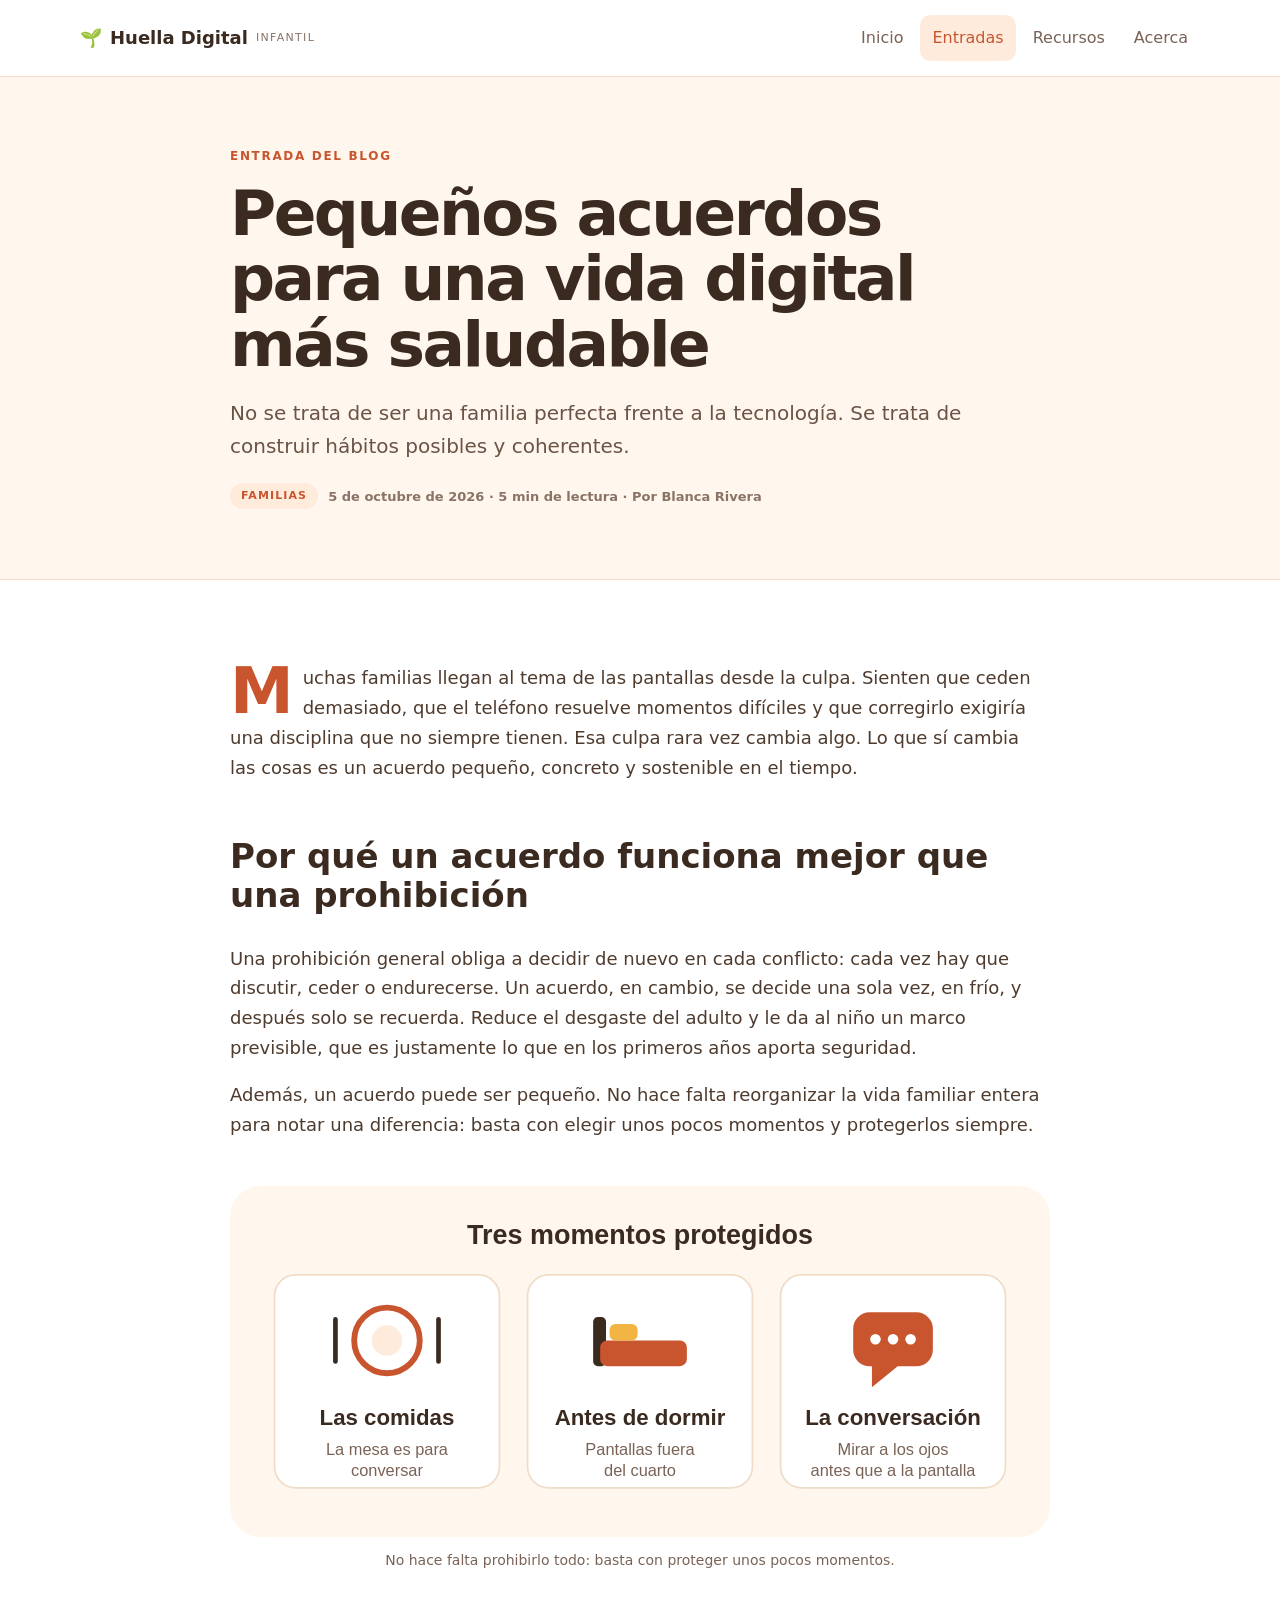
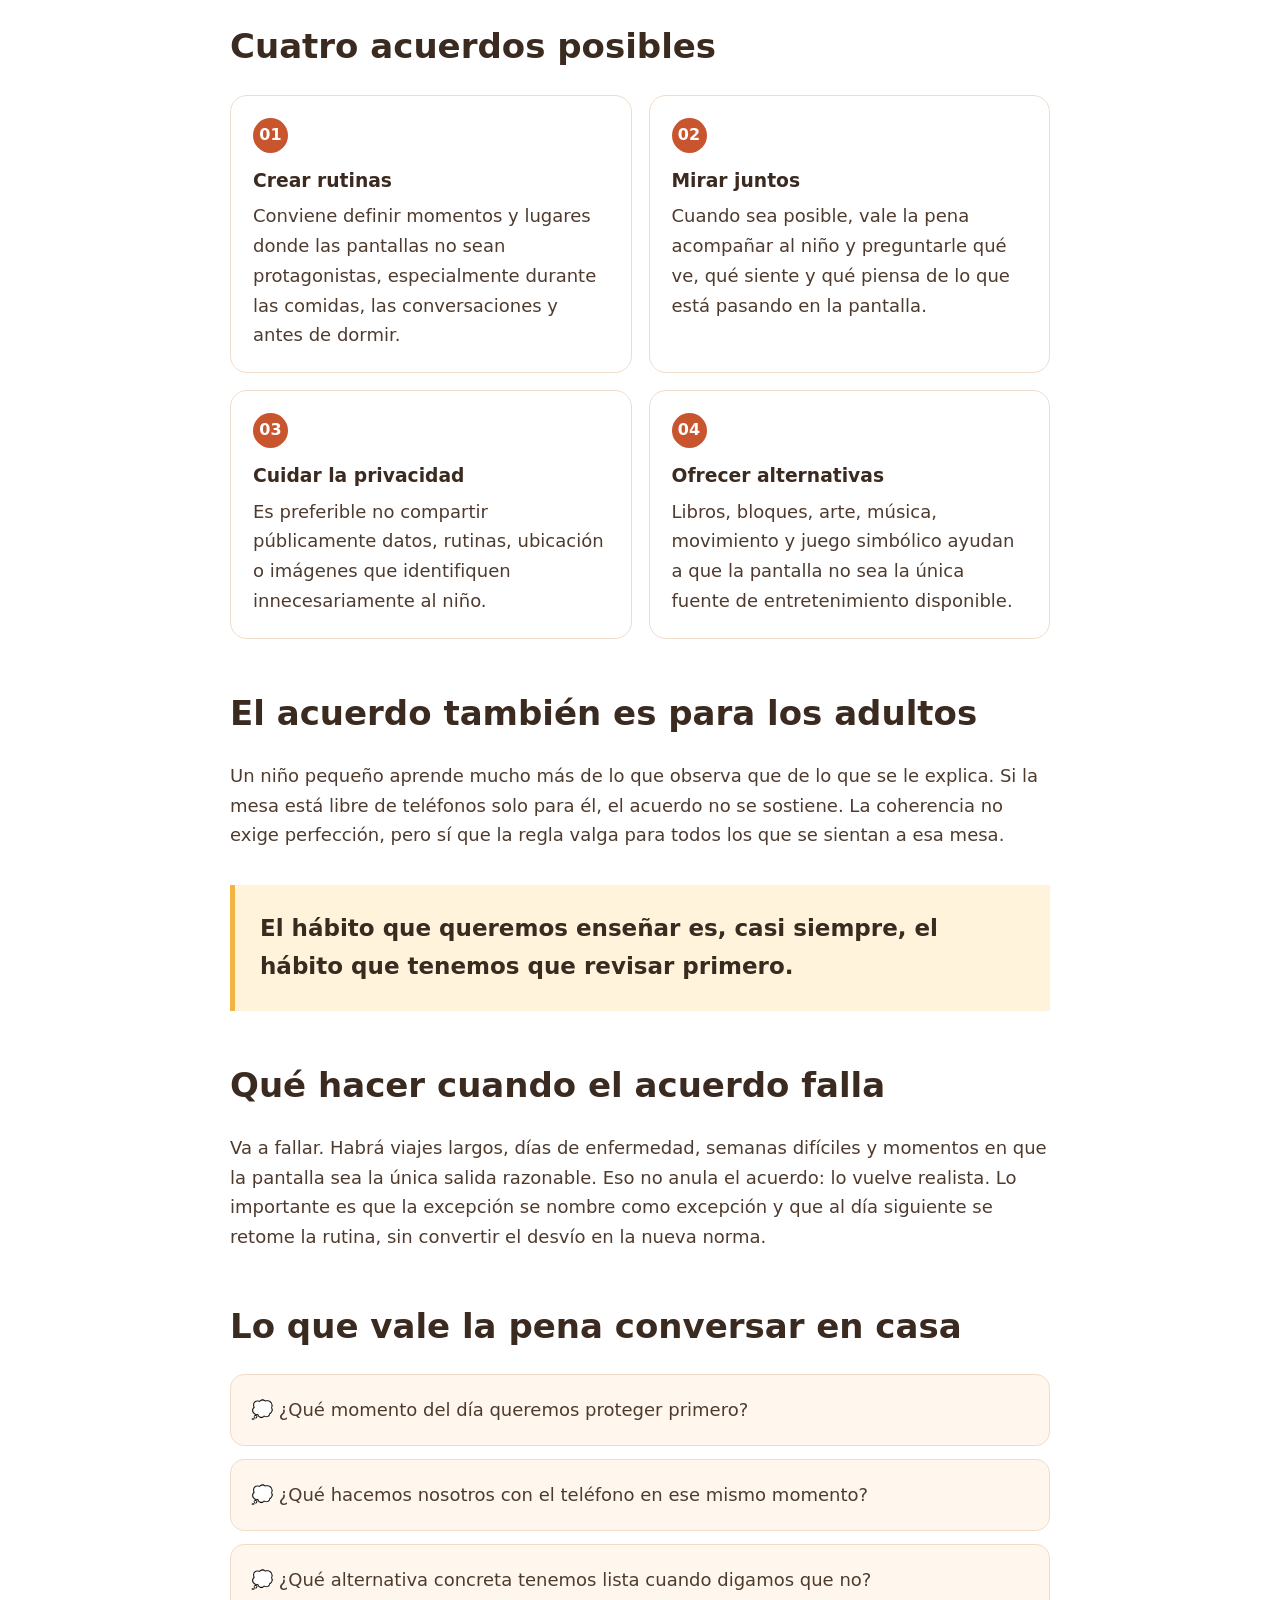
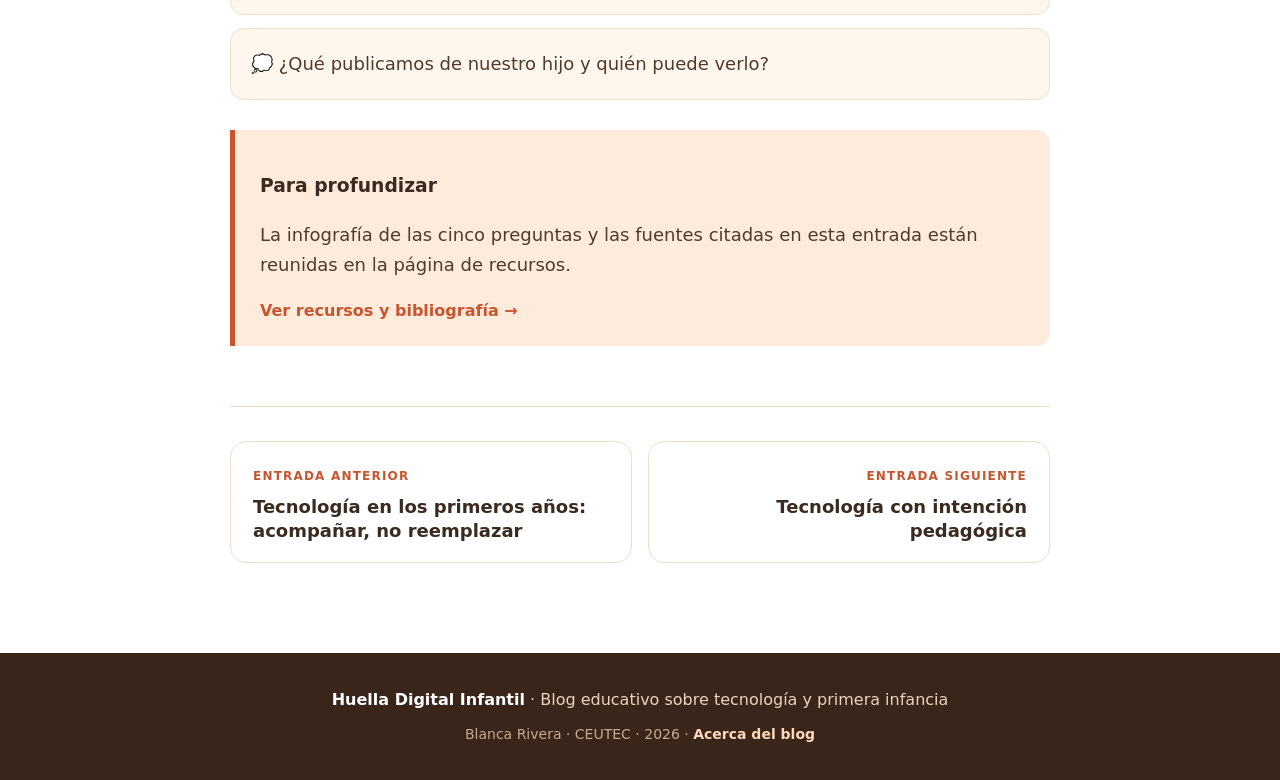
<file: familias.html>
<!doctype html>
<html lang="es">
<head>
<meta charset="utf-8">
<meta name="viewport" content="width=device-width,initial-scale=1">
<title>Pequeños acuerdos para una vida digital más saludable | Huella Digital Infantil</title>
<meta name="description" content="Acuerdos familiares realistas para convivir con las pantallas: rutinas, acompañamiento, privacidad y alternativas de juego.">
<link rel="stylesheet" href="style.css">
</head>
<body>

<header>
  <div class="navwrap">
    <a class="brand" href="index.html">🌱 <b>Huella Digital</b><small>Infantil</small></a>
    <button class="menu" aria-label="Abrir menú">☰</button>
    <nav>
      <a href="index.html">Inicio</a>
      <a class="active" href="index.html#entradas">Entradas</a>
      <a href="recursos.html">Recursos</a>
      <a href="acerca.html">Acerca</a>
    </nav>
  </div>
</header>

<section class="pagehead">
  <div class="narrow">
    <p class="eyebrow">ENTRADA DEL BLOG</p>
    <h1>Pequeños acuerdos para una vida digital más saludable</h1>
    <p class="lead">No se trata de ser una familia perfecta frente a la tecnología. Se trata de construir hábitos posibles y coherentes.</p>
    <p class="meta"><span class="tag">FAMILIAS</span> 5 de octubre de 2026 · 5 min de lectura · Por Blanca Rivera</p>
  </div>
</section>

<article class="article narrow">

<p class="drop">Muchas familias llegan al tema de las pantallas desde la culpa. Sienten que ceden demasiado, que el teléfono resuelve momentos difíciles y que corregirlo exigiría una disciplina que no siempre tienen. Esa culpa rara vez cambia algo. Lo que sí cambia las cosas es un acuerdo pequeño, concreto y sostenible en el tiempo.</p>

<h2>Por qué un acuerdo funciona mejor que una prohibición</h2>
<p>Una prohibición general obliga a decidir de nuevo en cada conflicto: cada vez hay que discutir, ceder o endurecerse. Un acuerdo, en cambio, se decide una sola vez, en frío, y después solo se recuerda. Reduce el desgaste del adulto y le da al niño un marco previsible, que es justamente lo que en los primeros años aporta seguridad.</p>
<p>Además, un acuerdo puede ser pequeño. No hace falta reorganizar la vida familiar entera para notar una diferencia: basta con elegir unos pocos momentos y protegerlos siempre.</p>

<figure class="illus">
  <img src="familias-rutinas.svg" alt="Tres momentos del día protegidos de las pantallas: las comidas, antes de dormir y la conversación">
  <figcaption>No hace falta prohibirlo todo: basta con proteger unos pocos momentos.</figcaption>
</figure>

<h2>Cuatro acuerdos posibles</h2>
<div class="recommend">
  <div><b>01</b><h3>Crear rutinas</h3><p>Conviene definir momentos y lugares donde las pantallas no sean protagonistas, especialmente durante las comidas, las conversaciones y antes de dormir.</p></div>
  <div><b>02</b><h3>Mirar juntos</h3><p>Cuando sea posible, vale la pena acompañar al niño y preguntarle qué ve, qué siente y qué piensa de lo que está pasando en la pantalla.</p></div>
  <div><b>03</b><h3>Cuidar la privacidad</h3><p>Es preferible no compartir públicamente datos, rutinas, ubicación o imágenes que identifiquen innecesariamente al niño.</p></div>
  <div><b>04</b><h3>Ofrecer alternativas</h3><p>Libros, bloques, arte, música, movimiento y juego simbólico ayudan a que la pantalla no sea la única fuente de entretenimiento disponible.</p></div>
</div>

<h2>El acuerdo también es para los adultos</h2>
<p>Un niño pequeño aprende mucho más de lo que observa que de lo que se le explica. Si la mesa está libre de teléfonos solo para él, el acuerdo no se sostiene. La coherencia no exige perfección, pero sí que la regla valga para todos los que se sientan a esa mesa.</p>
<blockquote>El hábito que queremos enseñar es, casi siempre, el hábito que tenemos que revisar primero.</blockquote>

<h2>Qué hacer cuando el acuerdo falla</h2>
<p>Va a fallar. Habrá viajes largos, días de enfermedad, semanas difíciles y momentos en que la pantalla sea la única salida razonable. Eso no anula el acuerdo: lo vuelve realista. Lo importante es que la excepción se nombre como excepción y que al día siguiente se retome la rutina, sin convertir el desvío en la nueva norma.</p>

<h2>Lo que vale la pena conversar en casa</h2>
<div class="questions dark">
  <p>💭 ¿Qué momento del día queremos proteger primero?</p>
  <p>💭 ¿Qué hacemos nosotros con el teléfono en ese mismo momento?</p>
  <p>💭 ¿Qué alternativa concreta tenemos lista cuando digamos que no?</p>
  <p>💭 ¿Qué publicamos de nuestro hijo y quién puede verlo?</p>
</div>

<div class="source">
  <h3>Para profundizar</h3>
  <p>La infografía de las cinco preguntas y las fuentes citadas en esta entrada están reunidas en la página de recursos.</p>
  <a href="recursos.html">Ver recursos y bibliografía →</a>
</div>

<nav class="nextprev">
  <a href="articulo.html"><small>ENTRADA ANTERIOR</small><b>Tecnología en los primeros años: acompañar, no reemplazar</b></a>
  <a class="to-right" href="docentes.html"><small>ENTRADA SIGUIENTE</small><b>Tecnología con intención pedagógica</b></a>
</nav>

</article>

<footer>
  <p><b>Huella Digital Infantil</b> · Blog educativo sobre tecnología y primera infancia</p>
  <p class="foot-meta">Blanca Rivera · CEUTEC · 2026 · <a href="acerca.html">Acerca del blog</a></p>
</footer>

<script src="script.js"></script>
</body>
</html>
</file>
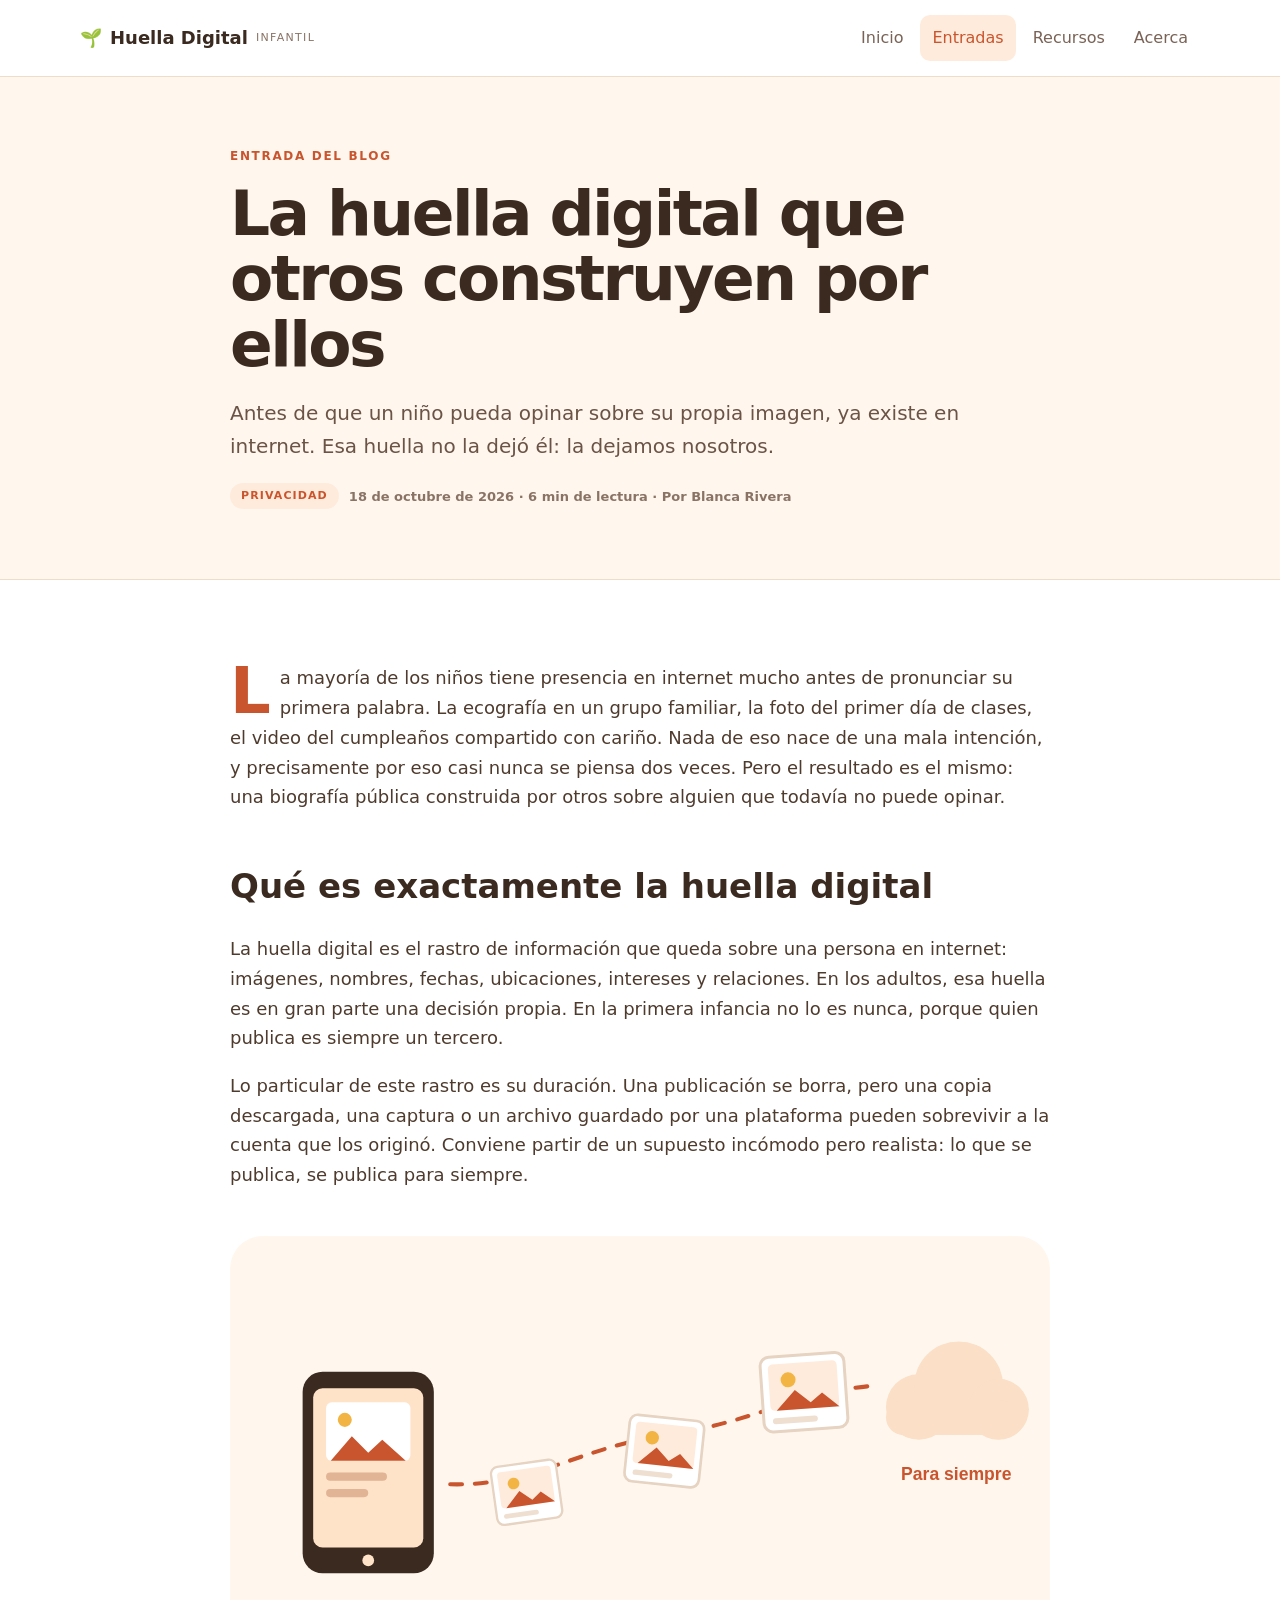
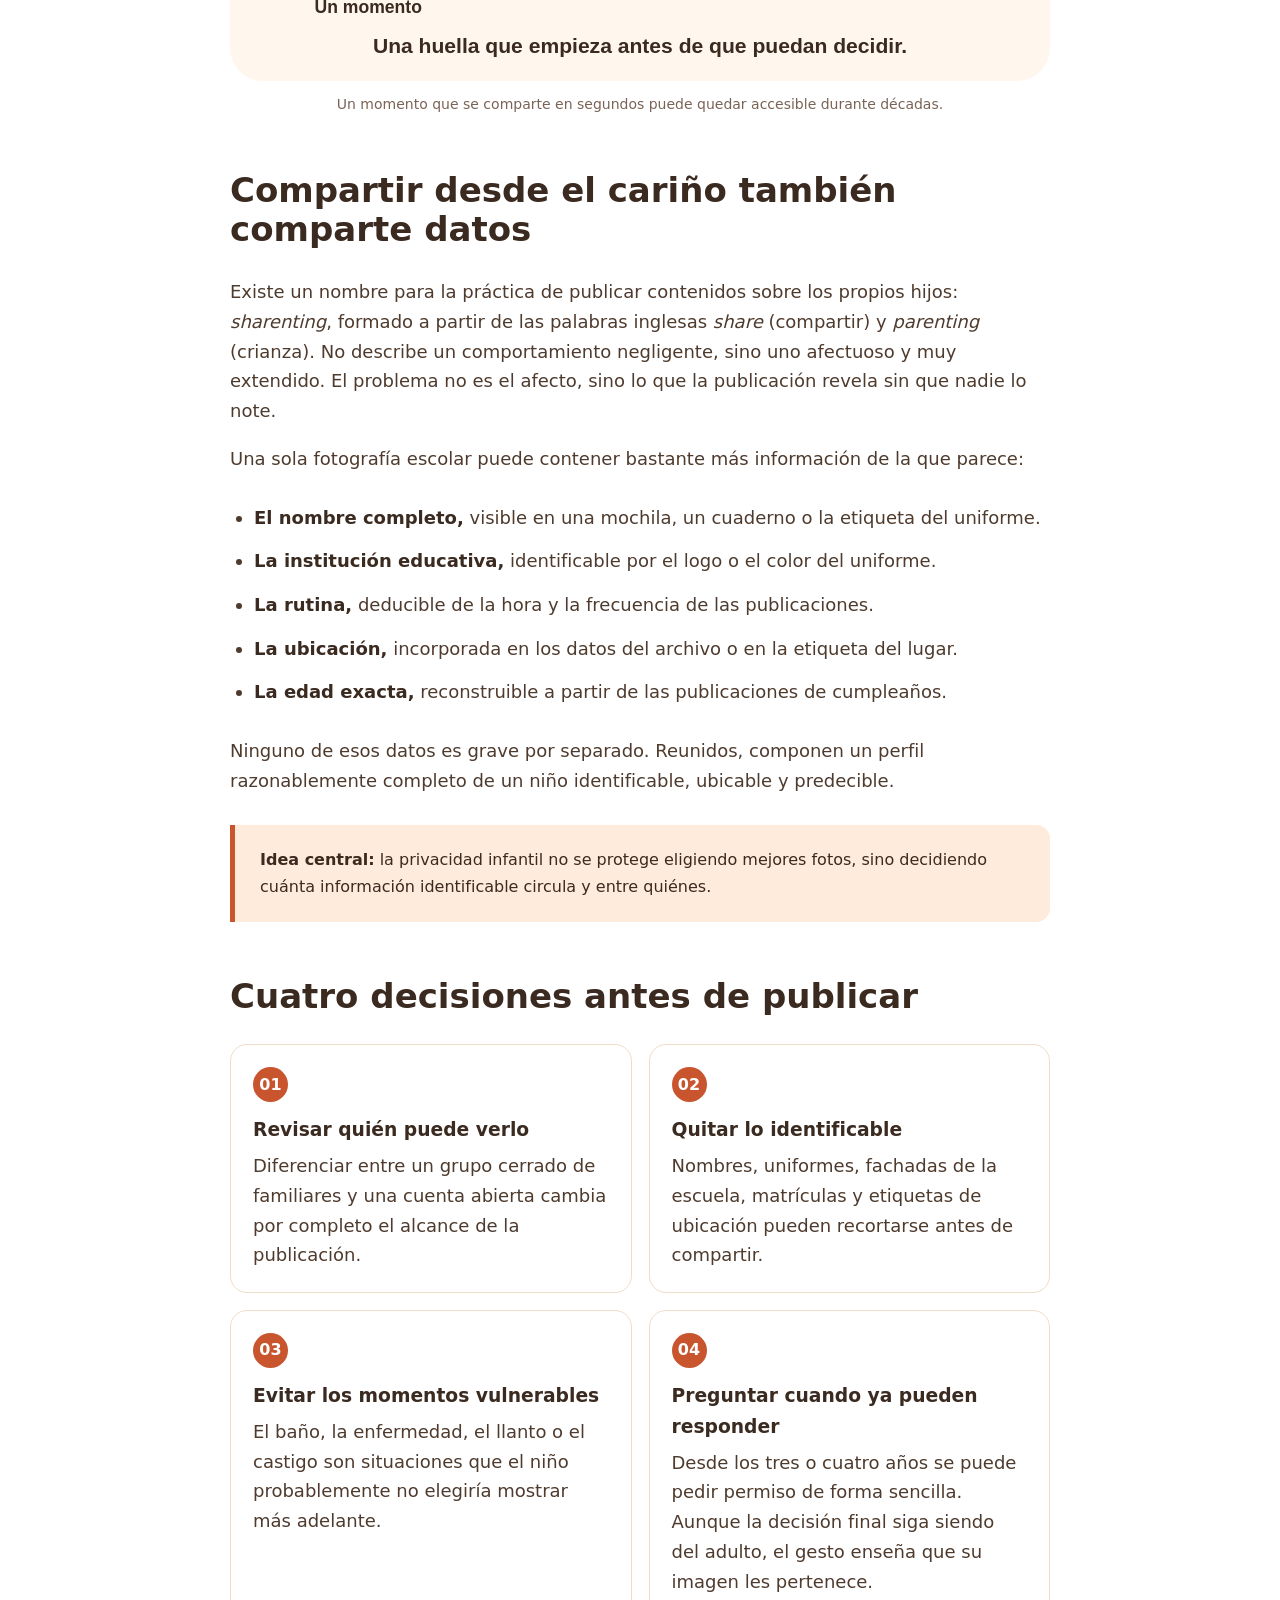
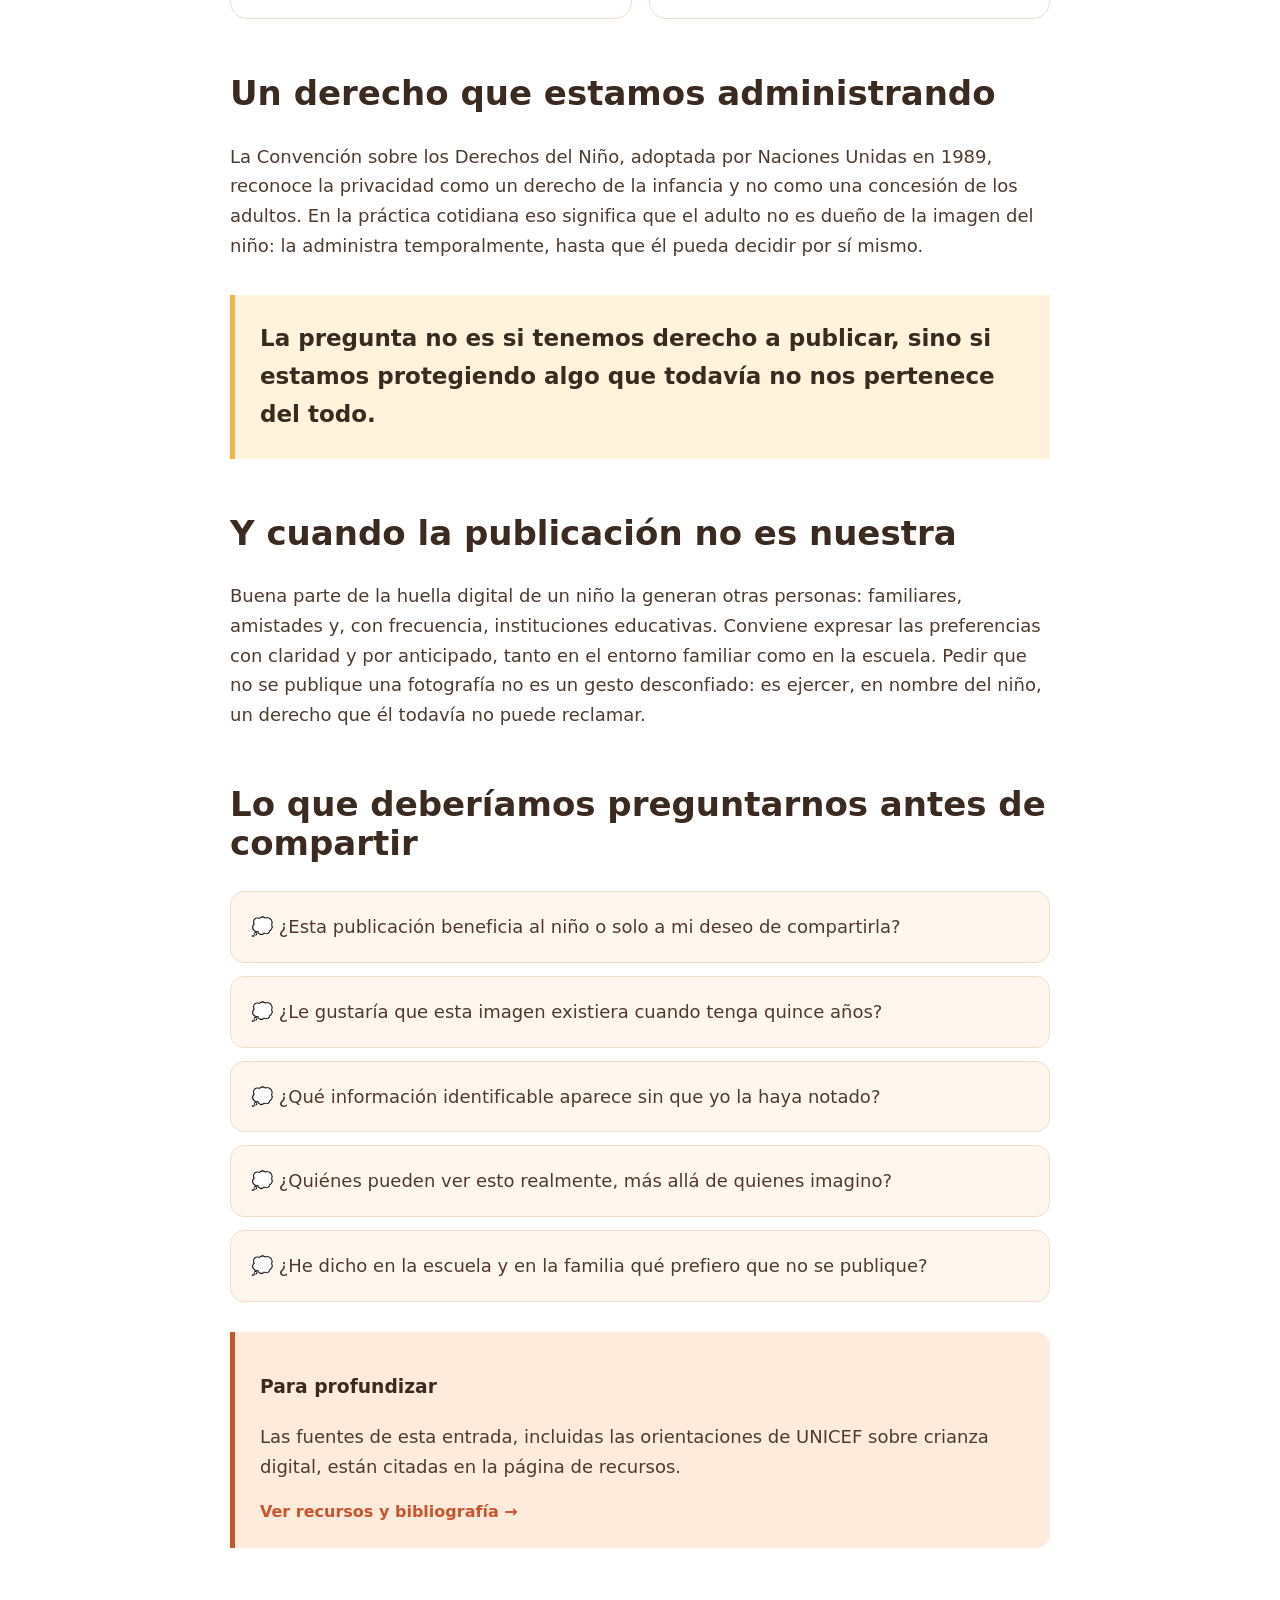
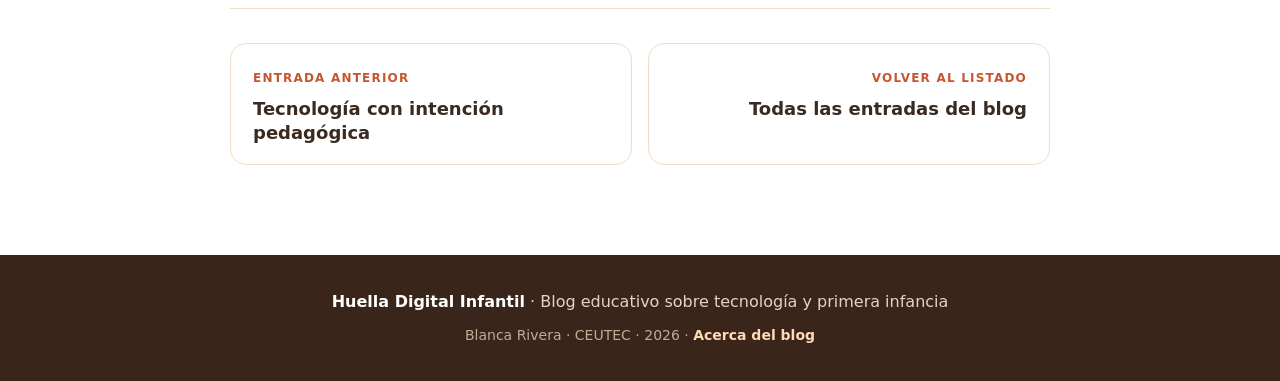
<file: privacidad.html>
<!doctype html>
<html lang="es">
<head>
<meta charset="utf-8">
<meta name="viewport" content="width=device-width,initial-scale=1">
<title>La huella digital que otros construyen por ellos | Huella Digital Infantil</title>
<meta name="description" content="Qué es la huella digital infantil, qué datos revelamos al publicar fotos de niños y qué decisiones tomar antes de compartir.">
<link rel="stylesheet" href="style.css">
</head>
<body>

<header>
  <div class="navwrap">
    <a class="brand" href="index.html">🌱 <b>Huella Digital</b><small>Infantil</small></a>
    <button class="menu" aria-label="Abrir menú">☰</button>
    <nav>
      <a href="index.html">Inicio</a>
      <a class="active" href="index.html#entradas">Entradas</a>
      <a href="recursos.html">Recursos</a>
      <a href="acerca.html">Acerca</a>
    </nav>
  </div>
</header>

<section class="pagehead">
  <div class="narrow">
    <p class="eyebrow">ENTRADA DEL BLOG</p>
    <h1>La huella digital que otros construyen por ellos</h1>
    <p class="lead">Antes de que un niño pueda opinar sobre su propia imagen, ya existe en internet. Esa huella no la dejó él: la dejamos nosotros.</p>
    <p class="meta"><span class="tag">PRIVACIDAD</span> 18 de octubre de 2026 · 6 min de lectura · Por Blanca Rivera</p>
  </div>
</section>

<article class="article narrow">

<p class="drop">La mayoría de los niños tiene presencia en internet mucho antes de pronunciar su primera palabra. La ecografía en un grupo familiar, la foto del primer día de clases, el video del cumpleaños compartido con cariño. Nada de eso nace de una mala intención, y precisamente por eso casi nunca se piensa dos veces. Pero el resultado es el mismo: una biografía pública construida por otros sobre alguien que todavía no puede opinar.</p>

<h2>Qué es exactamente la huella digital</h2>
<p>La huella digital es el rastro de información que queda sobre una persona en internet: imágenes, nombres, fechas, ubicaciones, intereses y relaciones. En los adultos, esa huella es en gran parte una decisión propia. En la primera infancia no lo es nunca, porque quien publica es siempre un tercero.</p>
<p>Lo particular de este rastro es su duración. Una publicación se borra, pero una copia descargada, una captura o un archivo guardado por una plataforma pueden sobrevivir a la cuenta que los originó. Conviene partir de un supuesto incómodo pero realista: lo que se publica, se publica para siempre.</p>

<figure class="illus">
  <img src="privacidad-huella.svg" alt="Fotografías compartidas desde un teléfono que se alejan y quedan guardadas en internet">
  <figcaption>Un momento que se comparte en segundos puede quedar accesible durante décadas.</figcaption>
</figure>

<h2>Compartir desde el cariño también comparte datos</h2>
<p>Existe un nombre para la práctica de publicar contenidos sobre los propios hijos: <em>sharenting</em>, formado a partir de las palabras inglesas <em>share</em> (compartir) y <em>parenting</em> (crianza). No describe un comportamiento negligente, sino uno afectuoso y muy extendido. El problema no es el afecto, sino lo que la publicación revela sin que nadie lo note.</p>
<p>Una sola fotografía escolar puede contener bastante más información de la que parece:</p>
<ul>
  <li><b>El nombre completo,</b> visible en una mochila, un cuaderno o la etiqueta del uniforme.</li>
  <li><b>La institución educativa,</b> identificable por el logo o el color del uniforme.</li>
  <li><b>La rutina,</b> deducible de la hora y la frecuencia de las publicaciones.</li>
  <li><b>La ubicación,</b> incorporada en los datos del archivo o en la etiqueta del lugar.</li>
  <li><b>La edad exacta,</b> reconstruible a partir de las publicaciones de cumpleaños.</li>
</ul>
<p>Ninguno de esos datos es grave por separado. Reunidos, componen un perfil razonablemente completo de un niño identificable, ubicable y predecible.</p>

<div class="callout"><b>Idea central:</b> la privacidad infantil no se protege eligiendo mejores fotos, sino decidiendo cuánta información identificable circula y entre quiénes.</div>

<h2>Cuatro decisiones antes de publicar</h2>
<div class="recommend">
  <div><b>01</b><h3>Revisar quién puede verlo</h3><p>Diferenciar entre un grupo cerrado de familiares y una cuenta abierta cambia por completo el alcance de la publicación.</p></div>
  <div><b>02</b><h3>Quitar lo identificable</h3><p>Nombres, uniformes, fachadas de la escuela, matrículas y etiquetas de ubicación pueden recortarse antes de compartir.</p></div>
  <div><b>03</b><h3>Evitar los momentos vulnerables</h3><p>El baño, la enfermedad, el llanto o el castigo son situaciones que el niño probablemente no elegiría mostrar más adelante.</p></div>
  <div><b>04</b><h3>Preguntar cuando ya pueden responder</h3><p>Desde los tres o cuatro años se puede pedir permiso de forma sencilla. Aunque la decisión final siga siendo del adulto, el gesto enseña que su imagen les pertenece.</p></div>
</div>

<h2>Un derecho que estamos administrando</h2>
<p>La Convención sobre los Derechos del Niño, adoptada por Naciones Unidas en 1989, reconoce la privacidad como un derecho de la infancia y no como una concesión de los adultos. En la práctica cotidiana eso significa que el adulto no es dueño de la imagen del niño: la administra temporalmente, hasta que él pueda decidir por sí mismo.</p>
<blockquote>La pregunta no es si tenemos derecho a publicar, sino si estamos protegiendo algo que todavía no nos pertenece del todo.</blockquote>

<h2>Y cuando la publicación no es nuestra</h2>
<p>Buena parte de la huella digital de un niño la generan otras personas: familiares, amistades y, con frecuencia, instituciones educativas. Conviene expresar las preferencias con claridad y por anticipado, tanto en el entorno familiar como en la escuela. Pedir que no se publique una fotografía no es un gesto desconfiado: es ejercer, en nombre del niño, un derecho que él todavía no puede reclamar.</p>

<h2>Lo que deberíamos preguntarnos antes de compartir</h2>
<div class="questions dark">
  <p>💭 ¿Esta publicación beneficia al niño o solo a mi deseo de compartirla?</p>
  <p>💭 ¿Le gustaría que esta imagen existiera cuando tenga quince años?</p>
  <p>💭 ¿Qué información identificable aparece sin que yo la haya notado?</p>
  <p>💭 ¿Quiénes pueden ver esto realmente, más allá de quienes imagino?</p>
  <p>💭 ¿He dicho en la escuela y en la familia qué prefiero que no se publique?</p>
</div>

<div class="source">
  <h3>Para profundizar</h3>
  <p>Las fuentes de esta entrada, incluidas las orientaciones de UNICEF sobre crianza digital, están citadas en la página de recursos.</p>
  <a href="recursos.html">Ver recursos y bibliografía →</a>
</div>

<nav class="nextprev">
  <a href="docentes.html"><small>ENTRADA ANTERIOR</small><b>Tecnología con intención pedagógica</b></a>
  <a class="to-right" href="index.html#entradas"><small>VOLVER AL LISTADO</small><b>Todas las entradas del blog</b></a>
</nav>

</article>

<footer>
  <p><b>Huella Digital Infantil</b> · Blog educativo sobre tecnología y primera infancia</p>
  <p class="foot-meta">Blanca Rivera · CEUTEC · 2026 · <a href="acerca.html">Acerca del blog</a></p>
</footer>

<script src="script.js"></script>
</body>
</html>
</file>
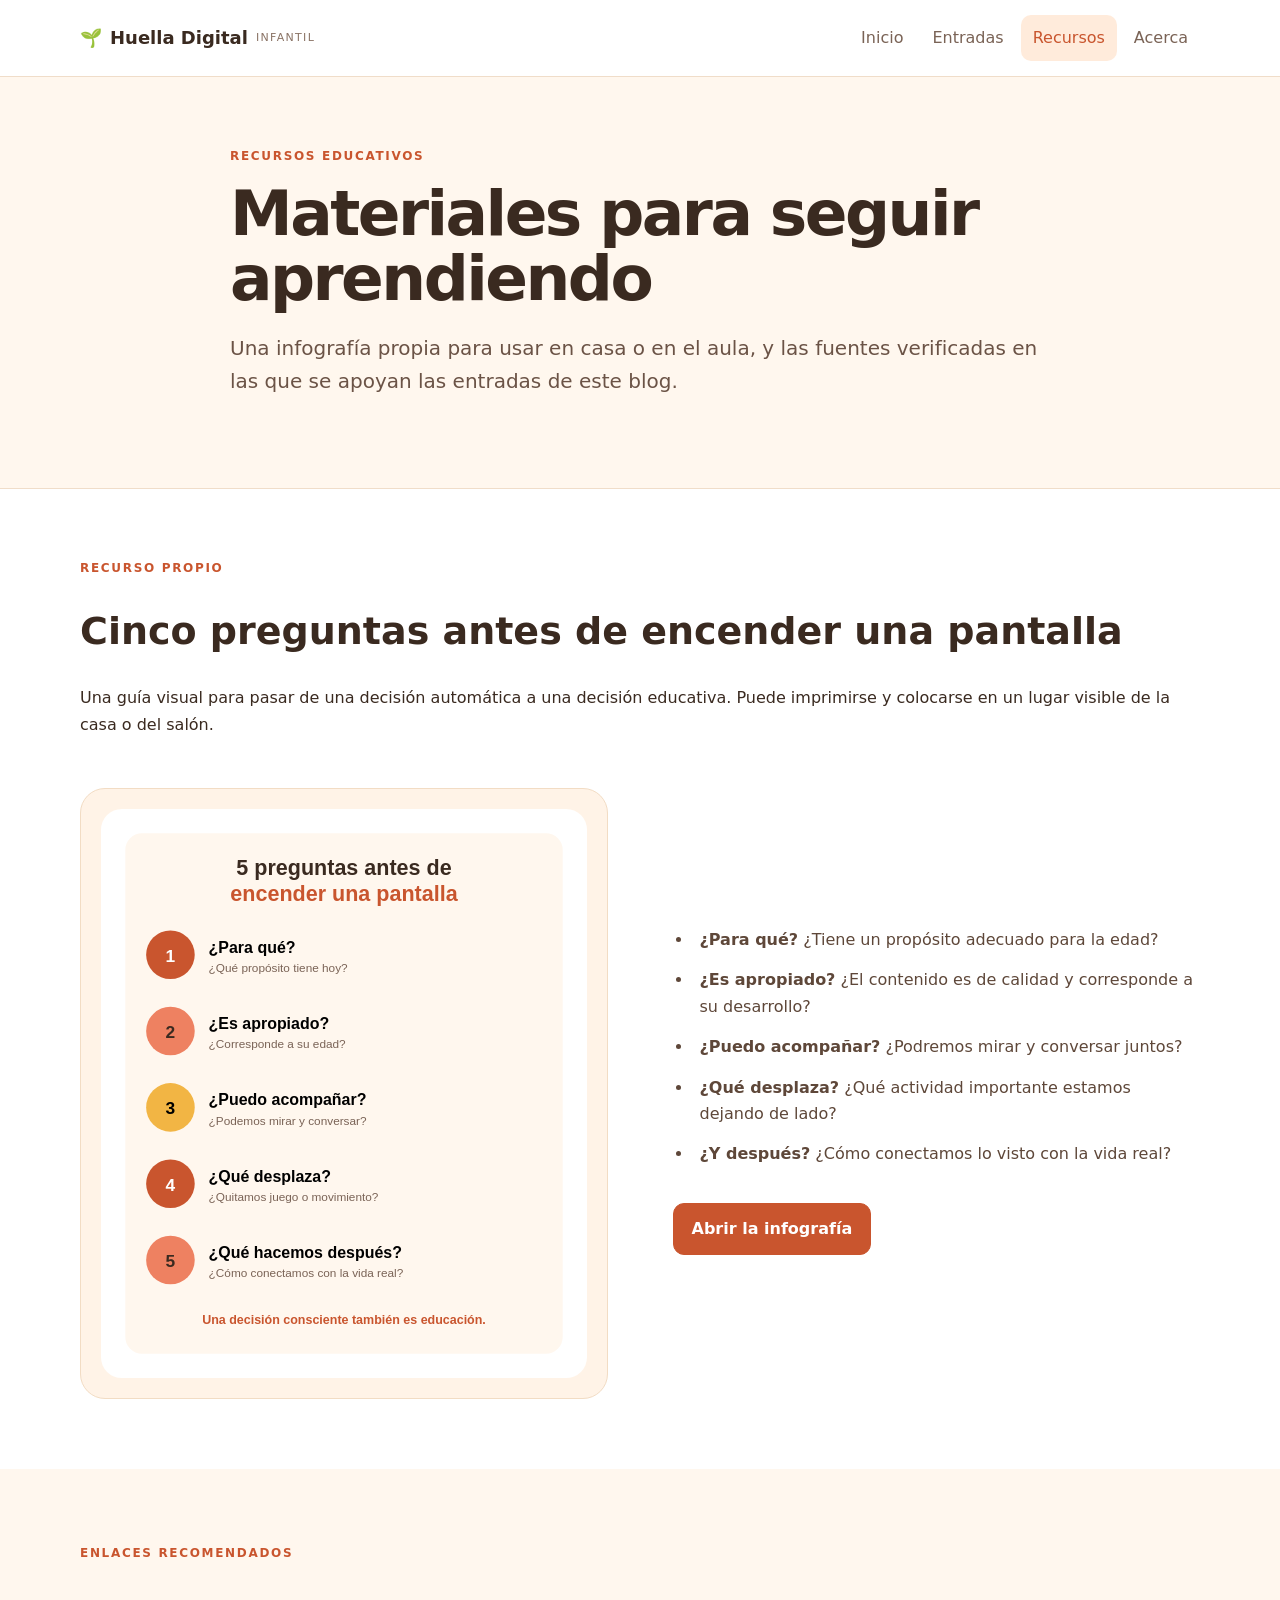
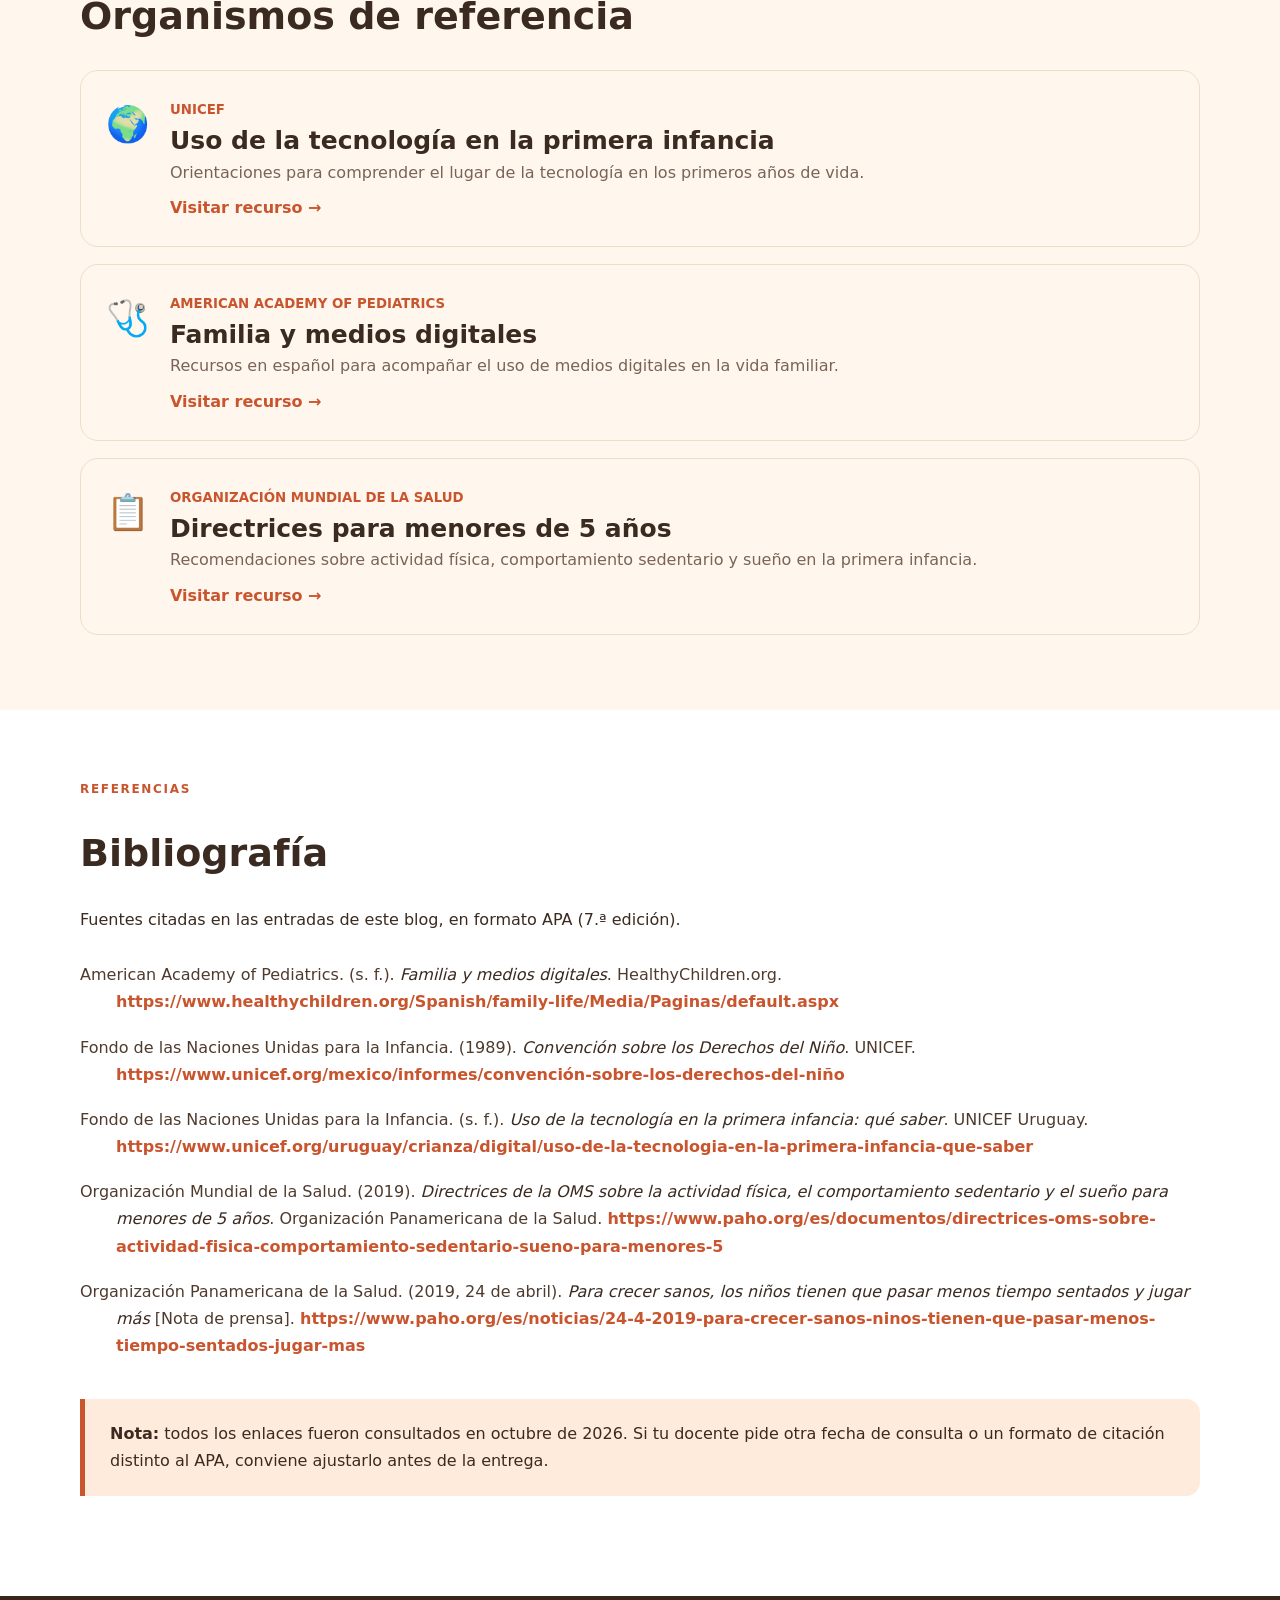
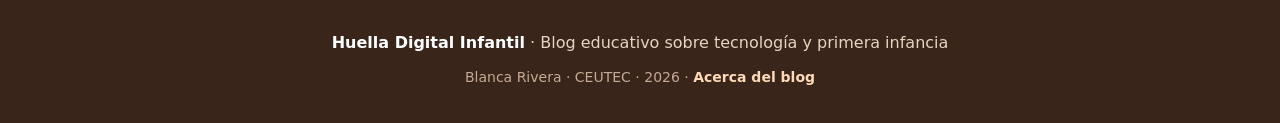
<file: recursos.html>
<!doctype html>
<html lang="es">
<head>
<meta charset="utf-8">
<meta name="viewport" content="width=device-width,initial-scale=1">
<title>Recursos y bibliografía | Huella Digital Infantil</title>
<meta name="description" content="Infografía descargable y bibliografía en formato APA sobre tecnología, primera infancia y privacidad.">
<link rel="stylesheet" href="style.css">
</head>
<body>

<header>
  <div class="navwrap">
    <a class="brand" href="index.html">🌱 <b>Huella Digital</b><small>Infantil</small></a>
    <button class="menu" aria-label="Abrir menú">☰</button>
    <nav>
      <a href="index.html">Inicio</a>
      <a href="index.html#entradas">Entradas</a>
      <a class="active" href="recursos.html">Recursos</a>
      <a href="acerca.html">Acerca</a>
    </nav>
  </div>
</header>

<section class="pagehead">
  <div class="narrow">
    <p class="eyebrow">RECURSOS EDUCATIVOS</p>
    <h1>Materiales para seguir aprendiendo</h1>
    <p class="lead">Una infografía propia para usar en casa o en el aula, y las fuentes verificadas en las que se apoyan las entradas de este blog.</p>
  </div>
</section>

<section class="wrap content">
  <p class="eyebrow">RECURSO PROPIO</p>
  <h2>Cinco preguntas antes de encender una pantalla</h2>
  <p>Una guía visual para pasar de una decisión automática a una decisión educativa. Puede imprimirse y colocarse en un lugar visible de la casa o del salón.</p>

  <div class="feature" style="padding:34px 0 0">
    <div class="visual"><img src="infografia-pausa.svg" alt="Infografía con las cinco preguntas antes de encender una pantalla"></div>
    <div>
      <ul>
        <li><b>¿Para qué?</b> ¿Tiene un propósito adecuado para la edad?</li>
        <li><b>¿Es apropiado?</b> ¿El contenido es de calidad y corresponde a su desarrollo?</li>
        <li><b>¿Puedo acompañar?</b> ¿Podremos mirar y conversar juntos?</li>
        <li><b>¿Qué desplaza?</b> ¿Qué actividad importante estamos dejando de lado?</li>
        <li><b>¿Y después?</b> ¿Cómo conectamos lo visto con la vida real?</li>
      </ul>
      <p class="actions"><a class="btn primary" href="infografia-pausa.svg" target="_blank" rel="noopener">Abrir la infografía</a></p>
    </div>
  </div>
</section>

<section class="soft">
  <div class="wrap">
    <p class="eyebrow">ENLACES RECOMENDADOS</p>
    <h2>Organismos de referencia</h2>
    <div class="resources" style="margin-top:30px">

      <a href="https://www.unicef.org/uruguay/crianza/digital/uso-de-la-tecnologia-en-la-primera-infancia-que-saber" target="_blank" rel="noopener">
        <span>🌍</span>
        <div>
          <small>UNICEF</small>
          <h2>Uso de la tecnología en la primera infancia</h2>
          <p>Orientaciones para comprender el lugar de la tecnología en los primeros años de vida.</p>
          <b>Visitar recurso →</b>
        </div>
      </a>

      <a href="https://www.healthychildren.org/Spanish/family-life/Media/Paginas/default.aspx" target="_blank" rel="noopener">
        <span>🩺</span>
        <div>
          <small>AMERICAN ACADEMY OF PEDIATRICS</small>
          <h2>Familia y medios digitales</h2>
          <p>Recursos en español para acompañar el uso de medios digitales en la vida familiar.</p>
          <b>Visitar recurso →</b>
        </div>
      </a>

      <a href="https://www.paho.org/es/documentos/directrices-oms-sobre-actividad-fisica-comportamiento-sedentario-sueno-para-menores-5" target="_blank" rel="noopener">
        <span>📋</span>
        <div>
          <small>ORGANIZACIÓN MUNDIAL DE LA SALUD</small>
          <h2>Directrices para menores de 5 años</h2>
          <p>Recomendaciones sobre actividad física, comportamiento sedentario y sueño en la primera infancia.</p>
          <b>Visitar recurso →</b>
        </div>
      </a>

    </div>
  </div>
</section>

<section class="wrap content">
  <p class="eyebrow">REFERENCIAS</p>
  <h2>Bibliografía</h2>
  <p>Fuentes citadas en las entradas de este blog, en formato APA (7.ª edición).</p>

  <ul class="biblio" style="margin-top:28px">
    <li>American Academy of Pediatrics. (s.&nbsp;f.). <em>Familia y medios digitales</em>. HealthyChildren.org. <a href="https://www.healthychildren.org/Spanish/family-life/Media/Paginas/default.aspx" target="_blank" rel="noopener">https://www.healthychildren.org/Spanish/family-life/Media/Paginas/default.aspx</a></li>

    <li>Fondo de las Naciones Unidas para la Infancia. (1989). <em>Convención sobre los Derechos del Niño</em>. UNICEF. <a href="https://www.unicef.org/mexico/informes/convenci%C3%B3n-sobre-los-derechos-del-ni%C3%B1o" target="_blank" rel="noopener">https://www.unicef.org/mexico/informes/convención-sobre-los-derechos-del-niño</a></li>

    <li>Fondo de las Naciones Unidas para la Infancia. (s.&nbsp;f.). <em>Uso de la tecnología en la primera infancia: qué saber</em>. UNICEF Uruguay. <a href="https://www.unicef.org/uruguay/crianza/digital/uso-de-la-tecnologia-en-la-primera-infancia-que-saber" target="_blank" rel="noopener">https://www.unicef.org/uruguay/crianza/digital/uso-de-la-tecnologia-en-la-primera-infancia-que-saber</a></li>

    <li>Organización Mundial de la Salud. (2019). <em>Directrices de la OMS sobre la actividad física, el comportamiento sedentario y el sueño para menores de 5 años</em>. Organización Panamericana de la Salud. <a href="https://www.paho.org/es/documentos/directrices-oms-sobre-actividad-fisica-comportamiento-sedentario-sueno-para-menores-5" target="_blank" rel="noopener">https://www.paho.org/es/documentos/directrices-oms-sobre-actividad-fisica-comportamiento-sedentario-sueno-para-menores-5</a></li>

    <li>Organización Panamericana de la Salud. (2019, 24 de abril). <em>Para crecer sanos, los niños tienen que pasar menos tiempo sentados y jugar más</em> [Nota de prensa]. <a href="https://www.paho.org/es/noticias/24-4-2019-para-crecer-sanos-ninos-tienen-que-pasar-menos-tiempo-sentados-jugar-mas" target="_blank" rel="noopener">https://www.paho.org/es/noticias/24-4-2019-para-crecer-sanos-ninos-tienen-que-pasar-menos-tiempo-sentados-jugar-mas</a></li>
  </ul>

  <div class="callout" style="margin-top:40px"><b>Nota:</b> todos los enlaces fueron consultados en octubre de 2026. Si tu docente pide otra fecha de consulta o un formato de citación distinto al APA, conviene ajustarlo antes de la entrega.</div>
</section>

<footer>
  <p><b>Huella Digital Infantil</b> · Blog educativo sobre tecnología y primera infancia</p>
  <p class="foot-meta">Blanca Rivera · CEUTEC · 2026 · <a href="acerca.html">Acerca del blog</a></p>
</footer>

<script src="script.js"></script>
</body>
</html>
</file>
<file: style.css>
*{box-sizing:border-box}html{scroll-behavior:smooth}body{margin:0;font-family:Inter,system-ui,-apple-system,BlinkMacSystemFont,"Segoe UI",sans-serif;color:#3a2a20;line-height:1.65;background:#fff}a{text-decoration:none;color:inherit}.wrap{width:min(1120px,calc(100% - 40px));margin:auto}.narrow{width:min(820px,calc(100% - 40px));margin:auto}.site-header,header{position:sticky;top:0;z-index:10;background:rgba(255,255,255,.96);border-bottom:1px solid #f0ddc9}.navwrap{width:min(1120px,calc(100% - 40px));min-height:76px;margin:auto;display:flex;align-items:center;justify-content:space-between}.brand{display:flex;align-items:center;gap:8px;font-size:18px}.brand small{display:block;font-size:11px;color:#8a7365;text-transform:uppercase;letter-spacing:.12em}.navwrap nav{display:flex;gap:5px}.navwrap nav a{padding:10px 12px;border-radius:10px;color:#7a6356}.navwrap nav a:hover,.navwrap nav a.active{background:#ffebdb;color:#c9552e}.menu{display:none;border:0;background:none;font-size:25px}.hero{background:linear-gradient(135deg,#fff6ec,#ffeedd 60%,#fff9ef);padding:75px 0}.hero-grid{display:grid;grid-template-columns:1.05fr .95fr;gap:55px;align-items:center}.eyebrow{font-size:12px;font-weight:850;letter-spacing:.14em;color:#c9552e;margin:0 0 14px}.hero h1{font-size:clamp(44px,6vw,72px);line-height:1.02;letter-spacing:-.045em;margin:0 0 23px}.hero h1 em,.statement em{font-style:normal;color:#c9552e}.lead{font-size:20px;color:#6b5346}.actions{display:flex;gap:12px;flex-wrap:wrap;margin:28px 0}.btn{display:inline-block;padding:12px 18px;border:1px solid #e2bb98;border-radius:11px;font-weight:750}.primary{background:#c9552e;color:#fff;border-color:#c9552e}.heroimg{width:100%}.note{font-size:14px;color:#7a6356}.statement{padding:85px 0;display:grid;grid-template-columns:1.1fr .9fr;gap:65px;align-items:center}.statement h2{font-size:clamp(34px,4vw,50px);line-height:1.08;margin:0}.statement>p{font-size:18px;color:#7a6356}.soft{background:#fff7ee;padding:75px 0}.soft h2,.audiences h2,.content>h2{font-size:38px;line-height:1.15}.cards{display:grid;gap:18px}.three{grid-template-columns:repeat(3,1fr)}.two{grid-template-columns:repeat(2,1fr)}.cards article{background:#fff;border:1px solid #f0ddc9;border-radius:20px;padding:28px;box-shadow:0 5px 18px #5a2d140b}.cards article>span{font-size:31px}.cards h2,.cards h3{margin:12px 0 7px}.cards p{margin:0;color:#7a6356}.feature{padding:85px 0;display:grid;grid-template-columns:1fr 1fr;gap:65px;align-items:center}.visual{background:#fff3e7;border:1px solid #f2dcc4;padding:20px;border-radius:25px}.visual img{width:100%;display:block}.feature h2{font-size:42px;line-height:1.1;margin:0}.feature p{color:#7a6356}.feature ul{padding-left:20px}.feature li{padding:7px;color:#5e4739}.textlink{color:#c9552e;font-weight:800}.illus{margin:46px auto}.illus img{width:100%;display:block}.video{position:relative;width:100%;padding-top:56.25%;border-radius:16px;overflow:hidden;background:#3a2a20}
.video iframe{position:absolute;inset:0;width:100%;height:100%;border:0}
.illus figcaption{margin-top:12px;font-size:14px;color:#7a6356;text-align:center}.audiences{padding:75px 0}.aud{display:grid;grid-template-columns:auto 1fr;gap:18px;background:#fff7ee;border:1px solid #f0ddc9;border-radius:20px;padding:28px;font-size:35px}.aud h3{font-size:25px;margin:0}.aud p{font-size:16px;color:#7a6356;margin:4px 0 10px}.aud b{font-size:14px;color:#c9552e}.reflection{background:#c9552e;color:#fff;padding:75px 0}.reflection h2{font-size:43px;line-height:1.1;margin:0 0 30px}.reflection .eyebrow{color:#ffd9b8}.questions{display:grid;grid-template-columns:repeat(3,1fr);gap:13px}.questions p{padding:20px;margin:0;background:#ffffff14;border:1px solid #ffffff2b;border-radius:14px}.questions.dark{grid-template-columns:1fr;color:#3a2a20}.questions.dark p{background:#fff7ee;border-color:#f0ddc9}.pagehead{background:#fff7ee;padding:70px 0;border-bottom:1px solid #f0ddc9}.pagehead h1{font-size:clamp(40px,6vw,63px);line-height:1.04;letter-spacing:-.04em;margin:0 0 20px}.article{padding:65px 0 90px}.article p{font-size:18px;color:#4f3b2e}.article h2{font-size:34px;line-height:1.15;margin-top:55px}.article ul{padding-left:24px;margin:22px 0}.article li{font-size:18px;color:#4f3b2e;padding:7px 0}.article li b{color:#3a2a20}.drop:first-letter{float:left;font-size:64px;line-height:.9;color:#c9552e;font-weight:800;padding-right:9px}.callout,.source{background:#ffebdb;border-left:5px solid #c9552e;padding:22px 25px;border-radius:0 14px 14px 0;margin:30px 0}.recommend{display:grid;grid-template-columns:repeat(2,1fr);gap:17px}.recommend>div{border:1px solid #f0ddc9;border-radius:17px;padding:22px}.recommend b{display:inline-grid;place-items:center;width:35px;height:35px;border-radius:50%;background:#c9552e;color:#fff}.recommend h3{margin:13px 0 5px}.recommend p{margin:0}.article blockquote{margin:35px 0;padding:25px;border-left:5px solid #f2b544;background:#fff3dc;font-size:23px;font-weight:700}.source a{color:#c9552e;font-weight:800}.content{padding:70px 0}.band{background:#c9552e;color:#fff;padding:65px 0}.band h2{font-size:42px;line-height:1.1;max-width:800px}.band .eyebrow{color:#ffd9b8}.band .btn{background:#fff;color:#c9552e;border-color:#fff}.timeline{border-left:2px solid #eecfb0}.timeline>div{padding:20px 25px 25px 55px;position:relative}.timeline b{position:absolute;left:-22px;top:20px;width:40px;height:40px;border-radius:50%;display:grid;place-items:center;background:#c9552e;color:#fff}.timeline h3{font-size:25px;margin:0}.timeline p{color:#7a6356}.resources{display:grid;gap:17px}.resources>a,.resource-image{display:grid;grid-template-columns:auto 1fr;gap:20px;padding:25px;border:1px solid #f0ddc9;border-radius:18px}.resources>a:hover{box-shadow:0 15px 40px #5a2d1412}.resources>a>span,.resource-image>img{font-size:35px}.resources small{color:#c9552e;font-weight:850}.resources h2{font-size:25px;margin:4px 0}.resources p{color:#7a6356;margin:0 0 9px}.resources b{color:#c9552e}.resource-image img{width:260px;max-width:100%;border-radius:12px}.resource-image{align-items:center}.postlist{display:grid;gap:22px;margin-top:34px}
.post{display:grid;grid-template-columns:270px 1fr;gap:28px;align-items:center;background:#fff;border:1px solid #f0ddc9;border-radius:20px;padding:22px;transition:box-shadow .2s,transform .2s}
.post:hover{box-shadow:0 16px 42px #5a2d1414;transform:translateY(-2px)}
.post .thumb{background:#fff9f3;border-radius:14px;overflow:hidden}
.post .thumb img{width:100%;display:block}
.post h3{font-size:27px;line-height:1.18;margin:0 0 9px;letter-spacing:-.02em}
.post p{color:#7a6356;margin:0 0 14px}
.post .more{color:#c9552e;font-weight:800;font-size:15px}
.meta{display:flex;align-items:center;gap:10px;flex-wrap:wrap;font-size:13px;color:#8a7365;margin:0 0 12px;font-weight:600}
.tag{display:inline-block;background:#ffebdb;color:#c9552e;padding:4px 11px;border-radius:30px;font-size:11px;font-weight:850;letter-spacing:.1em}
.tag.main{background:#c9552e;color:#fff}
.post.featured{border-color:#edb98f;border-width:2px;background:linear-gradient(135deg,#fffaf4,#fff4e9)}
.post.featured h3{font-size:30px}
.pagehead .meta{justify-content:flex-start;margin-top:18px;margin-bottom:0}
.biblio{list-style:none;padding:0;margin:0;display:grid;gap:18px}
.biblio li{padding-left:36px;text-indent:-36px;color:#4f3b2e;font-size:16px;line-height:1.7}
.biblio a{color:#c9552e;font-weight:700;word-break:break-word}
.biblio em{color:#3a2a20}
.ficha{border:1px solid #f0ddc9;border-radius:18px;overflow:hidden;margin-top:28px}
.ficha>div{display:grid;grid-template-columns:230px 1fr;gap:20px;padding:17px 24px;border-bottom:1px solid #f4e5d6;align-items:baseline}
.ficha>div:last-child{border-bottom:0}
.ficha b{color:#c9552e;font-weight:850;font-size:13px;letter-spacing:.09em;text-transform:uppercase}
.ficha span{color:#4f3b2e}
.todo{background:#fff2b8;border-bottom:2px dashed #d9a400;padding:1px 6px;border-radius:4px;font-weight:700;color:#7a5c00}
.nextprev{display:grid;grid-template-columns:repeat(2,1fr);gap:16px;margin:60px 0 0;padding-top:34px;border-top:1px solid #f0ddc9}
.nextprev a{border:1px solid #f0ddc9;border-radius:16px;padding:20px 22px}
.nextprev a:hover{box-shadow:0 12px 32px #5a2d1410}
.nextprev small{color:#c9552e;font-weight:850;font-size:12px;letter-spacing:.1em}
.nextprev b{display:block;margin-top:7px;font-size:18px;line-height:1.3}
.nextprev .to-right{text-align:right}
footer{background:#3a251a;color:#e8d3c0;padding:34px 24px;text-align:center;margin-top:0}
footer p{margin:0}
footer b{color:#fff}
.foot-meta{margin-top:9px;font-size:14px;color:#c4a994}
.foot-meta a{color:#ffd9b8;font-weight:700}@media(max-width:800px){.post{grid-template-columns:1fr;gap:18px}.ficha>div{grid-template-columns:1fr;gap:5px}.nextprev{grid-template-columns:1fr}.nextprev .to-right{text-align:left}.navwrap nav{display:none;position:absolute;top:75px;left:14px;right:14px;background:#fff;border:1px solid #f0ddc9;border-radius:14px;padding:8px;box-shadow:0 15px 40px #5a2d1416;flex-direction:column}.navwrap nav.open{display:flex}.menu{display:block}.hero-grid,.statement,.feature{grid-template-columns:1fr;gap:35px}.three,.two,.questions,.recommend{grid-template-columns:1fr}.hero{padding:55px 0}.hero h1{font-size:44px}.statement,.feature,.audiences,.content{padding:55px 0}.resource-image{grid-template-columns:1fr}.resource-image img{width:100%}}@media(max-width:480px){.wrap,.narrow{width:calc(100% - 28px)}.hero h1{font-size:39px}.actions{flex-direction:column}.btn{width:100%;text-align:center}}
</file>
